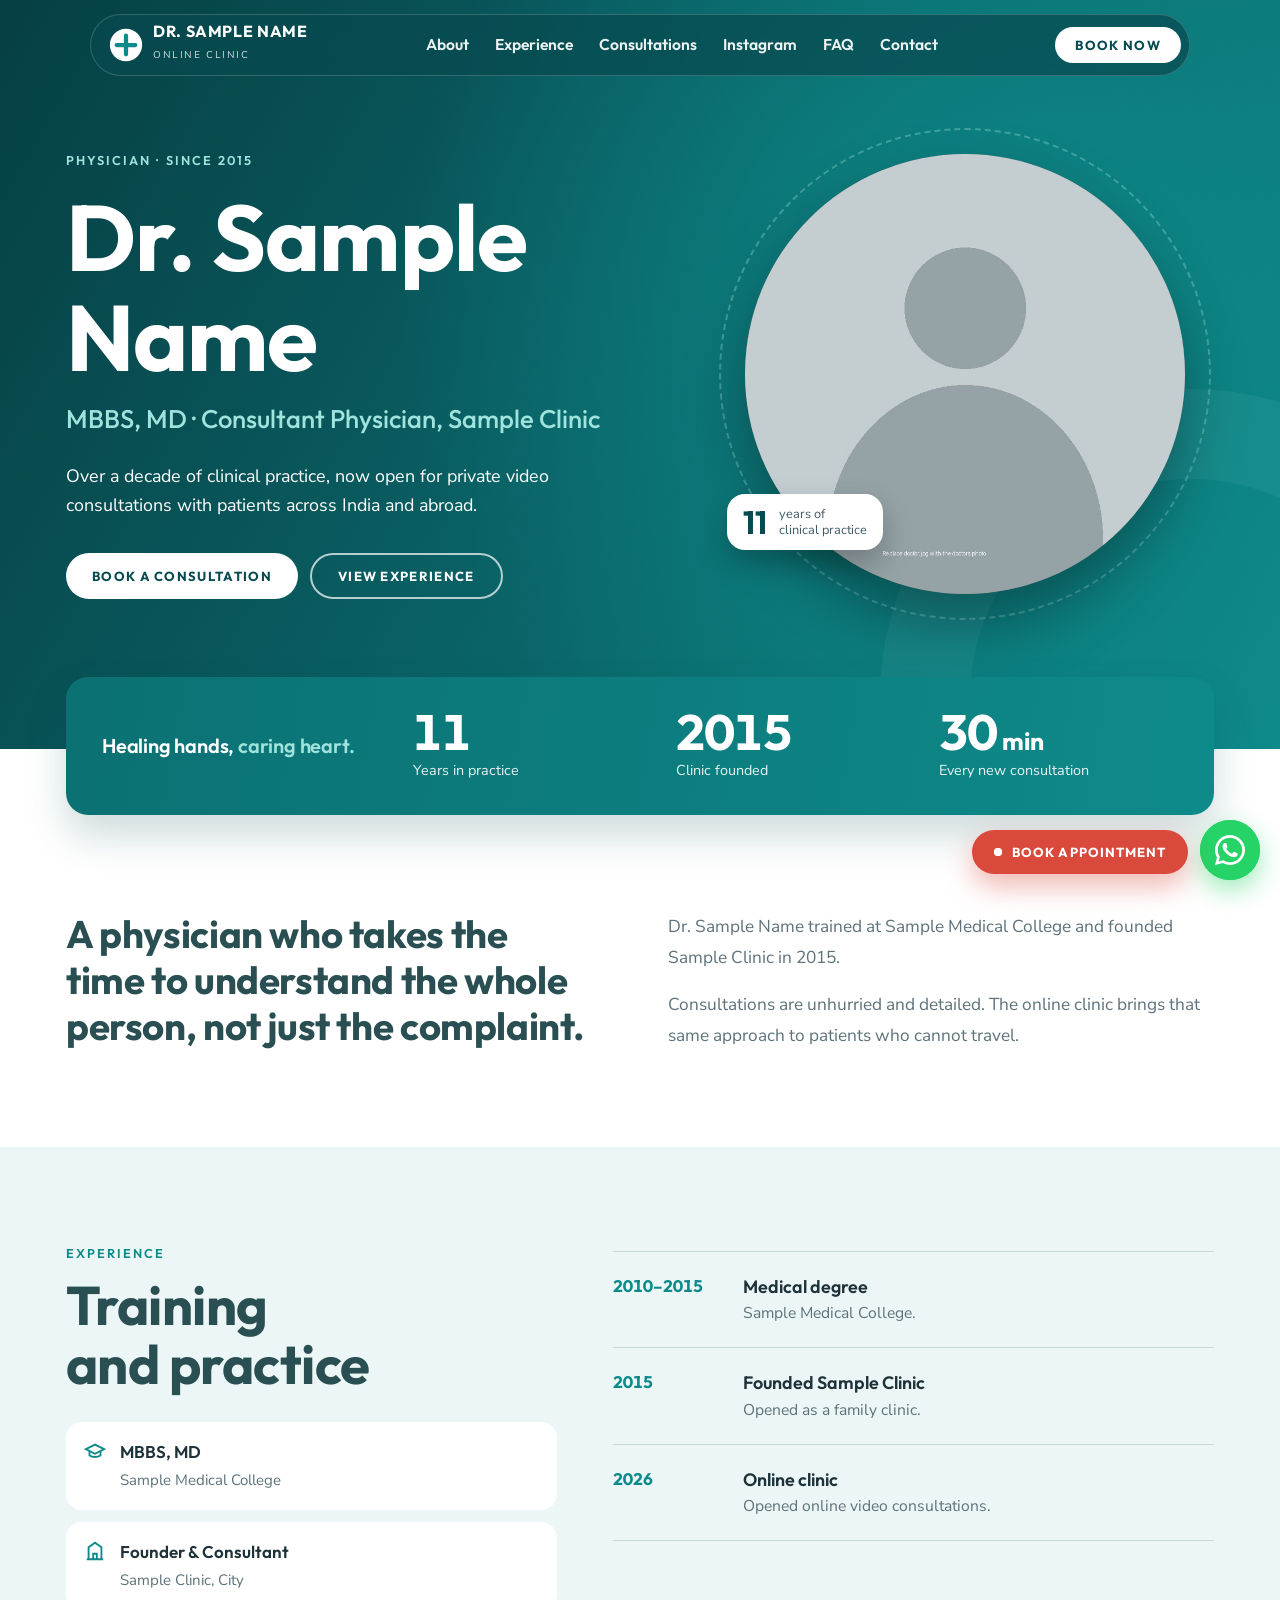
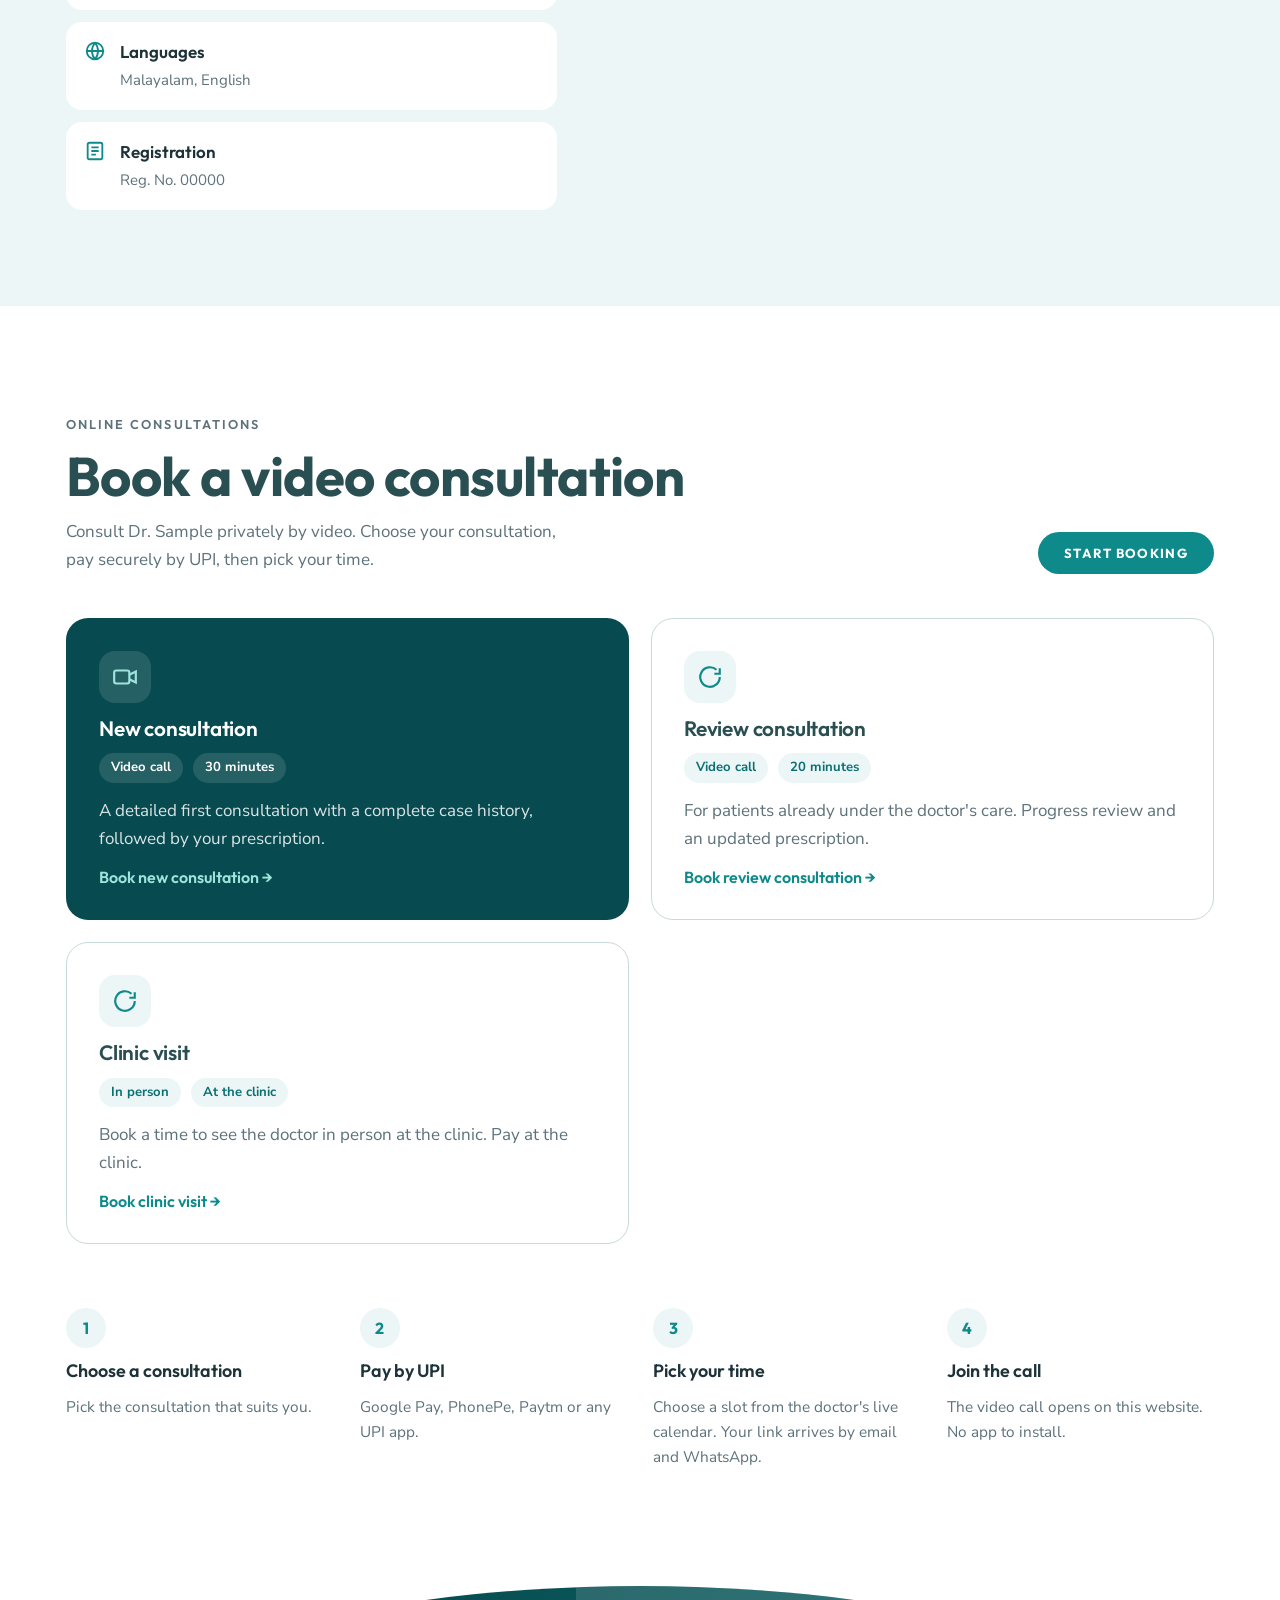
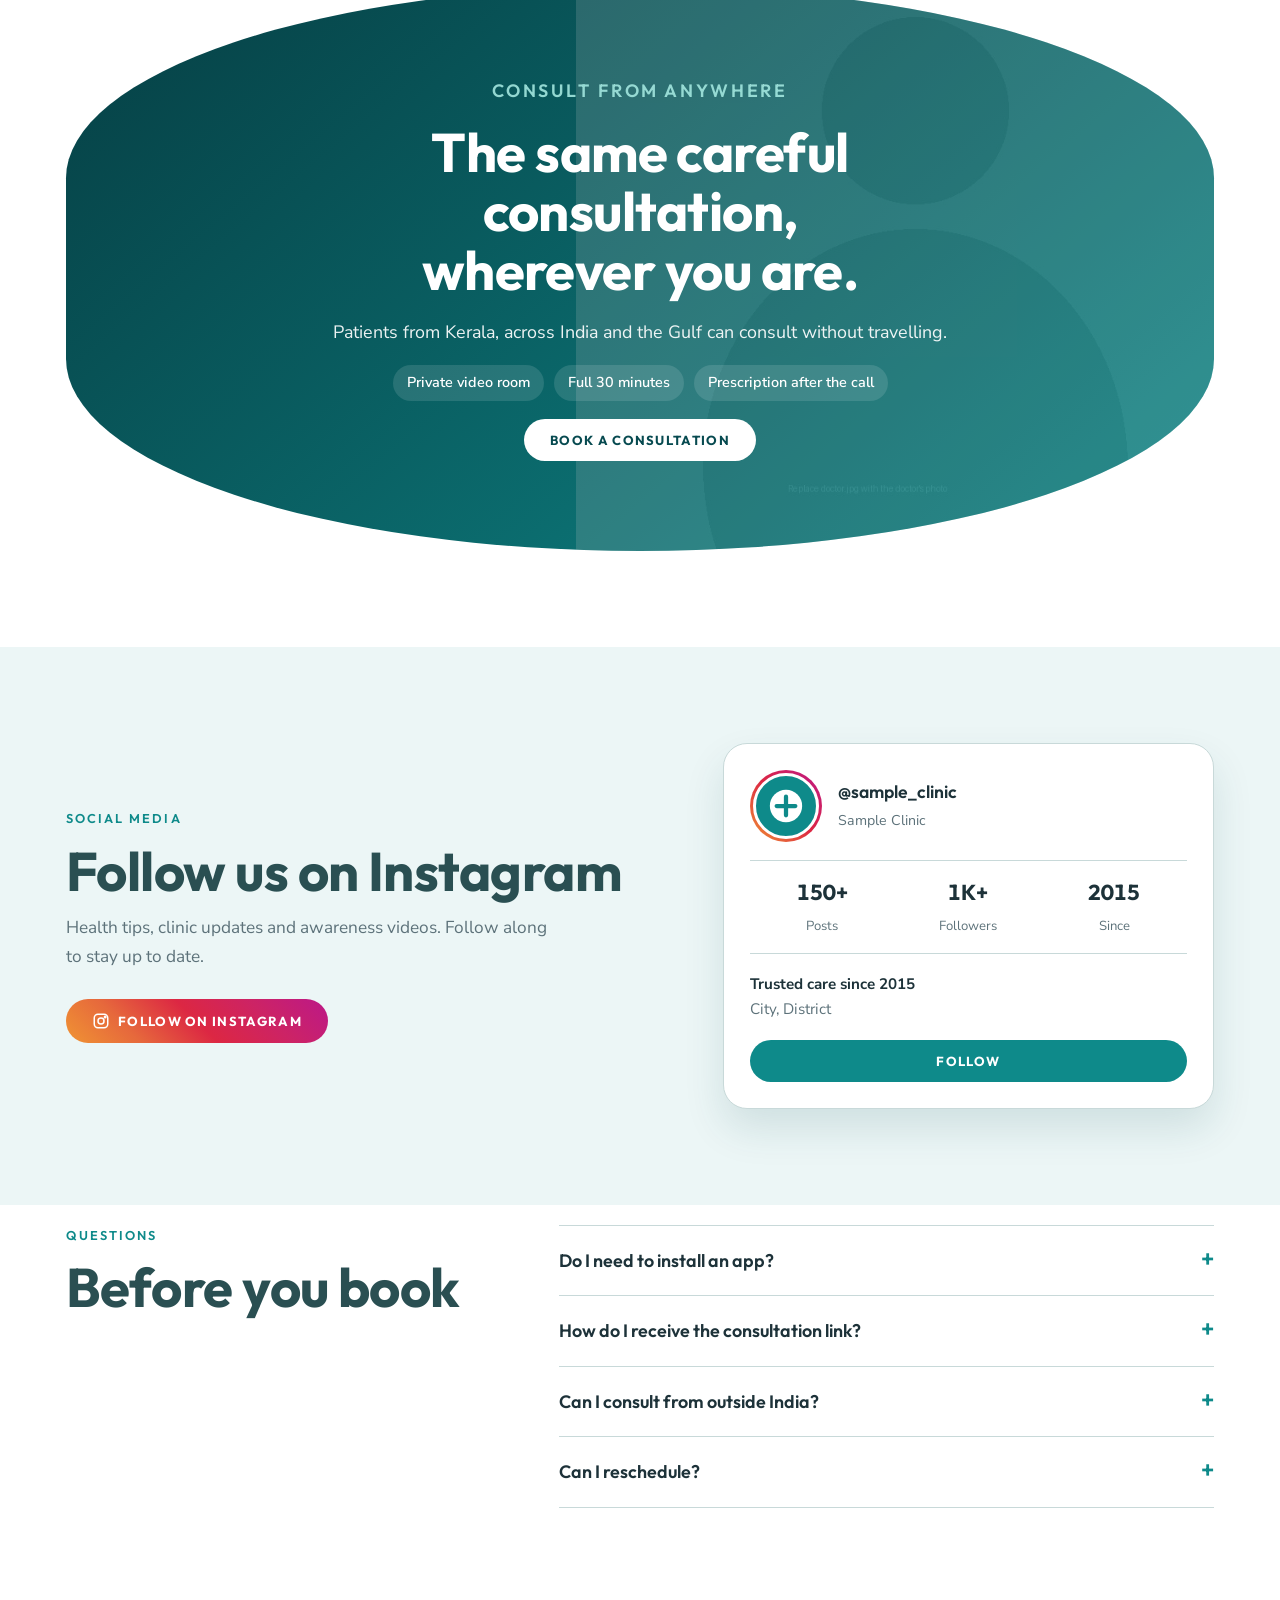
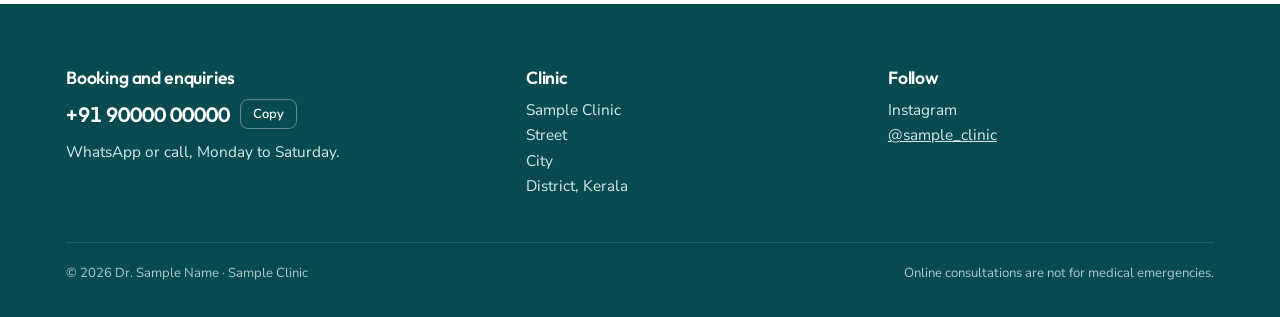
<file: index.html>
<!doctype html>
<html lang="en">
<head>
<meta charset="utf-8">
<meta name="viewport" content="width=device-width, initial-scale=1, viewport-fit=cover">
<!-- SEO: fill these at build time (Google reads them before the page script runs) -->
<title>Dr. Sample Name | Online Consultation · Sample Clinic, City</title>
<meta name="description" content="Book a private online video consultation with Dr. Sample Name, MBBS, MD, Consultant Physician at Sample Clinic, City. Choose a time, pay by UPI and consult from home.">
<link rel="canonical" href="https://DOMAIN/">
<meta name="robots" content="index,follow">
<meta property="og:type" content="website">
<meta property="og:title" content="Dr. Sample Name | Online Consultation">
<meta property="og:description" content="Book a private online video consultation with Dr. Sample Name.">
<meta property="og:url" content="https://DOMAIN/">
<meta property="og:image" content="https://DOMAIN/doctor.jpg">
<!-- <meta name="google-site-verification" content="..."> only if Search Console asks for the HTML tag method -->
<script type="application/ld+json">
{"@context":"https://schema.org","@type":"Physician","name":"Dr. Sample Name","medicalSpecialty":"Consultant Physician","url":"https://DOMAIN/","image":"https://DOMAIN/doctor.jpg","telephone":"+91 90000 00000","address":{"@type":"PostalAddress","addressLocality":"City","addressRegion":"Kerala","addressCountry":"IN"},"availableService":{"@type":"MedicalProcedure","name":"Online video consultation"}}
</script>
<style>:root{padding-top:env(safe-area-inset-top,0px);padding-bottom:env(safe-area-inset-bottom,0px)}body{margin:0}img{max-width:100%}[hidden]{display:none!important}</style>
<link rel="preconnect" href="https://fonts.googleapis.com">
<link rel="stylesheet" href="https://fonts.googleapis.com/css2?family=Outfit:wght@500;600;700;800&family=Nunito+Sans:opsz,wght@6..12,400;6..12,600;6..12,700&display=swap">
<link rel="stylesheet" href="style.css">
<link rel="manifest" href="manifest.webmanifest">
<link rel="icon" type="image/png" href="icons/icon-192.png">
<link rel="apple-touch-icon" href="icons/icon-192.png">
<!-- Doctor details live in config.js. Do not edit this file for a new doctor. -->
<script>document.write('<script src="config.js?v=' + Date.now() + '"><\/script>')</script><!-- always the newest settings -->
</head>
<body>
<div id="app"></div>
<div class="overlay" id="ov" hidden>
  <div class="sheet" role="dialog" aria-modal="true" aria-labelledby="sheet-title">
    <div class="sheet-top"><h3 id="sheet-title">Book a consultation</h3><button class="x" id="close" aria-label="Close">×</button></div>
    <div class="prog" aria-hidden="true"><i></i><i></i><i></i></div>
    <div id="stepbox"></div>
  </div>
</div>
<script src="qrcode.js"></script>
<script src="app.js"></script>
</body>
</html>
</file>
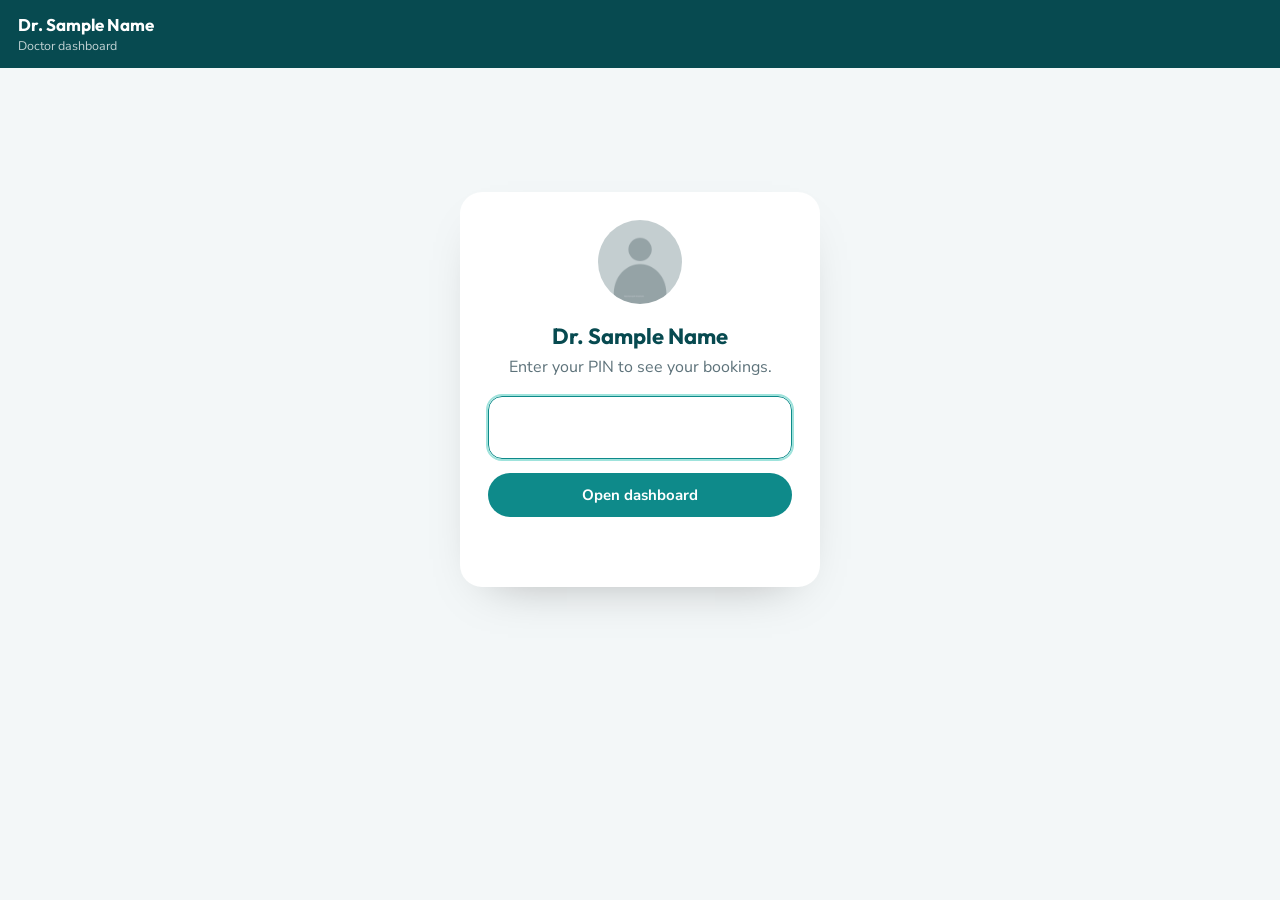
<file: doctor.html>
<!doctype html>
<html lang="en">
<head>
<meta charset="utf-8">
<meta name="viewport" content="width=device-width, initial-scale=1, viewport-fit=cover">
<meta name="robots" content="noindex">
<title>Doctor dashboard</title>
<link rel="manifest" href="manifest.webmanifest">
<link rel="icon" type="image/png" href="icons/icon-192.png">
<link rel="apple-touch-icon" href="icons/icon-192.png">
<link rel="preconnect" href="https://fonts.googleapis.com">
<link href="https://fonts.googleapis.com/css2?family=Outfit:wght@600;700&family=Nunito+Sans:wght@400;600;700&display=swap" rel="stylesheet">
<script>document.write('<script src="config.js?v=' + Date.now() + '"><\/script>')</script><!-- always the newest settings -->
<!-- Standard package: the doctor's private page. Details come from config.js; secrets stay in the Cloudflare helper. -->
<style>
  :root{--brand:#0e8a8a;--deep:#074a50;--accent:#d94a3d;--light:#9fe3dc;--bg:#f3f7f8;--card:#fff;--fg:#1d3239;--muted:#5d727a;--line:#e1eaec;--ok:#1e8e3e}
  *{box-sizing:border-box;margin:0;padding:0}
  body{font-family:"Nunito Sans",system-ui,sans-serif;background:var(--bg);color:var(--fg);min-height:100dvh;padding-bottom:env(safe-area-inset-bottom)}
  button{font:inherit;cursor:pointer}
  header{background:var(--deep);color:#fff;padding:calc(14px + env(safe-area-inset-top)) 18px 14px;display:flex;align-items:center;justify-content:space-between;gap:12px;position:sticky;top:0;z-index:5}
  header b{font:700 17px Outfit}header small{display:block;opacity:.75;font-size:12.5px}
  .hbtn{background:rgba(255,255,255,.14);color:#fff;border:0;border-radius:999px;padding:8px 14px;font-weight:700;font-size:13.5px}
  main{max-width:760px;margin:0 auto;padding:16px}
  .login{max-width:360px;margin:12vh auto 0;background:var(--card);border-radius:22px;padding:28px;text-align:center;box-shadow:0 20px 50px -30px rgba(0,0,0,.35)}
  .login img{width:84px;height:84px;border-radius:50%;object-fit:cover;object-position:center 20%;margin-bottom:12px}
  .login h1{font:700 22px Outfit;color:var(--deep)}
  .login p{color:var(--muted);margin:6px 0 18px}
  .pin{width:100%;font:700 26px Outfit;letter-spacing:.4em;text-align:center;padding:14px;border:1.5px solid var(--line);border-radius:14px;margin-bottom:14px}
  .pin:focus{outline:2px solid var(--light);border-color:var(--brand)}
  .btn{display:inline-flex;align-items:center;justify-content:center;gap:8px;border:0;border-radius:999px;padding:12px 20px;font-weight:700;font-size:15px;background:var(--brand);color:#fff;text-decoration:none}
  .btn.full{width:100%}.btn.ghost{background:transparent;color:var(--deep);border:1.5px solid var(--line)}
  .btn.ok{background:var(--ok)}.btn.no{background:#fff;color:#b3261e;border:1.5px solid #f1c9c6}
  .btn.wa{background:#25d366}
  .btn:disabled{opacity:.55;cursor:wait}
  .err{color:#b3261e;min-height:1.3em;margin-top:10px;font-size:14px}
  .tabs{display:flex;gap:8px;margin:4px 0 14px}
  .tab{flex:1;border:0;background:var(--card);border-radius:14px;padding:12px;font-weight:700;color:var(--muted);border:1.5px solid var(--line)}
  .tab[aria-selected=true]{background:var(--deep);color:#fff;border-color:var(--deep)}
  .tab .n{display:inline-grid;place-items:center;min-width:22px;height:22px;border-radius:11px;background:var(--accent);color:#fff;font-size:12px;margin-left:6px;padding:0 6px}
  .tab[aria-selected=true] .n{background:#fff;color:var(--deep)}
  .card{background:var(--card);border-radius:18px;padding:16px;margin-bottom:12px;border:1px solid var(--line)}
  .card .top{display:flex;justify-content:space-between;gap:10px;align-items:flex-start}
  .card h3{font:700 17px Outfit;color:var(--deep)}
  .when{font-weight:700;text-align:right;white-space:nowrap}.when small{display:block;font-weight:600;color:var(--muted)}
  .meta{color:var(--muted);font-size:14px;margin-top:6px;display:grid;gap:3px}
  .meta a{color:var(--brand);font-weight:700;text-decoration:none}
  .upi{display:inline-block;background:#eef8f1;color:var(--ok);font-weight:700;border-radius:8px;padding:2px 8px;font-size:13px}
  .acts{display:flex;gap:8px;flex-wrap:wrap;margin-top:12px}.acts .btn{flex:1;min-width:120px}
  .empty{text-align:center;color:var(--muted);padding:40px 10px}
  .bar{display:flex;gap:8px;align-items:center;justify-content:space-between;margin-bottom:12px;flex-wrap:wrap}
  .note{font-size:13px;color:var(--muted)}
  .notify{background:#fff8e6;border:1px solid #f3dfa8;border-radius:14px;padding:12px 14px;display:flex;gap:10px;align-items:center;justify-content:space-between;margin-bottom:12px;font-size:14px}
  .today{border-left:4px solid var(--accent)}
  .toast{position:fixed;left:50%;bottom:calc(20px + env(safe-area-inset-bottom));transform:translateX(-50%);background:var(--deep);color:#fff;padding:12px 18px;border-radius:999px;font-weight:700;box-shadow:0 10px 30px -10px rgba(0,0,0,.4);opacity:0;transition:opacity .2s;pointer-events:none}
  .toast.on{opacity:1}
  dialog{border:0;border-radius:20px;padding:22px;max-width:380px;width:calc(100% - 32px)}
  dialog::backdrop{background:rgba(0,0,0,.4)}
  dialog h3{font:700 19px Outfit;color:var(--deep);margin-bottom:8px}
  dialog textarea{width:100%;min-height:80px;border:1.5px solid var(--line);border-radius:12px;padding:10px;font:inherit;margin:10px 0}
  .tt h3{font:700 16px Outfit,system-ui,sans-serif;color:var(--deep);margin:4px 0 10px}
  .dayrow{display:grid;grid-template-columns:minmax(0,1fr);gap:6px;align-items:start;padding:10px 0;border-top:1px solid var(--line)}
  .dayrow:first-of-type{border-top:0}
  .dayrow b{font-size:14px}
  .wins{display:grid;gap:6px}
  .win{display:flex;gap:6px;align-items:center;flex-wrap:nowrap}
  .win input[type=time]{flex:1 1 0;min-width:0;width:auto;font-size:14px;padding:7px 4px}
  .win span{flex:none;font-size:13px;color:var(--muted)}
  .win .x{flex:none}
  .win input[type=time],.tt input[type=date],.tt input[type=number],.tt input[type=text]{font:inherit;border:1.5px solid var(--line);border-radius:10px;padding:7px 8px;background:#fff}
  .tt input[type=number]{width:80px}
  .x{border:0;background:#fdeceb;color:#b3261e;border-radius:10px;padding:7px 10px;font-weight:700}
  .add{border:1.5px dashed var(--line);background:#fff;color:var(--deep);border-radius:10px;padding:6px 10px;font-weight:700;justify-self:start}
  .closed{color:var(--muted);font-size:14px;padding-top:8px}
  .grid2{display:grid;grid-template-columns:1fr 1fr;gap:10px}
  .grid2 label{font-size:13.5px;color:var(--muted);display:grid;gap:4px}
  .leave{display:flex;gap:8px;align-items:center;justify-content:space-between;padding:8px 0;border-top:1px solid var(--line)}
  .save{position:sticky;bottom:calc(10px + env(safe-area-inset-bottom));box-shadow:0 10px 30px -12px rgba(0,0,0,.4)}
</style>
</head>
<body>
<header><div><b id="dn"></b><small>Doctor dashboard</small></div><div id="hdrBtns" hidden><button class="hbtn" id="refresh">Refresh</button> <button class="hbtn" id="logout">Log out</button></div></header>
<main id="main"></main>
<dialog id="dlg"><h3>Decline this booking?</h3><p class="note">The patient gets an email that the booking was declined. If they already paid, refund them by UPI.</p><textarea id="reason">The doctor is not available at this time. Please book another slot.</textarea><div class="acts"><button class="btn ghost" id="dNo">Keep it</button><button class="btn no" id="dYes">Decline</button></div></dialog>
<div class="toast" id="toast"></div>
<script>
(function(){
const S = window.SITE;
const DOCS = (S.doctors && S.doctors.length) ? S.doctors : null;   // several doctors: each logs in with their own PIN
const meStore = { get(){ try { return JSON.parse(localStorage.getItem("docMe") || "null"); } catch(e){ return null; } }, set(v){ try { v ? localStorage.setItem("docMe", JSON.stringify(v)) : localStorage.removeItem("docMe"); } catch(e){} } };
let me = meStore.get();
const D = { name: S.doctor.name, photo: S.doctor.photo };
function applyMe() {
  const cfg = DOCS && me ? DOCS.find(d => d.id === me.id) : null;
  D.name = (cfg && cfg.name) || (me && me.name && DOCS ? me.name : S.doctor.name);
  D.photo = (cfg && cfg.photo) || S.doctor.photo;
  $("dn").textContent = D.name; document.title = "Dashboard · " + D.name;
}
const API = ((S.helper && S.helper.url) || "").replace(/\/$/, "");
const $ = id => document.getElementById(id);
const esc = s => String(s ?? "").replace(/[&<>"]/g, c => ({ "&":"&amp;","<":"&lt;",">":"&gt;",'"':"&quot;" }[c]));
const r = document.documentElement.style;
r.setProperty("--brand", S.theme.brand); r.setProperty("--deep", S.theme.brandDeep); r.setProperty("--accent", S.theme.accent); r.setProperty("--light", S.theme.light);
applyMe();
if ("serviceWorker" in navigator) navigator.serviceWorker.register("sw.js").catch(() => {});

const store = { get(){ try { return localStorage.getItem("docToken") || ""; } catch(e){ return ""; } }, set(v){ try { v ? localStorage.setItem("docToken", v) : localStorage.removeItem("docToken"); } catch(e){} } };
let token = store.get(), data = { pending: [], upcoming: [] }, tab = "pending", timer = null;

function toast(t){ const el = $("toast"); el.textContent = t; el.classList.add("on"); clearTimeout(el._t); el._t = setTimeout(() => el.classList.remove("on"), 2600); }
async function api(path, opts = {}) {
  if (!API) throw new Error("The dashboard is not connected yet (helper URL missing in config.js).");
  const res = await fetch(API + path, { ...opts, headers: { "Content-Type": "application/json", ...(token ? { Authorization: "Bearer " + token } : {}) } });
  const d = await res.json().catch(() => ({}));
  if (res.status === 401 && path !== "/login") { logout(); throw new Error("Please log in again."); }
  if (!res.ok) throw new Error(d.error || "Something went wrong.");
  return d;
}

/* ---------- login ---------- */
function showLogin(msg) {
  $("hdrBtns").hidden = true;
  const many = !!DOCS && !me;
  $("main").innerHTML = `<form class="login" id="lf">${many ? "" : `<img src="${esc(D.photo)}" alt="">`}<h1>${esc(many ? (S.contact.clinicName || "Doctor login") : D.name)}</h1><p>${many ? "Doctors: enter your own PIN to see your bookings." : "Enter your PIN to see your bookings."}</p>
    <input class="pin" id="pin" type="password" inputmode="numeric" autocomplete="current-password" maxlength="8" aria-label="PIN" required>
    <button class="btn full" id="lb">Open dashboard</button><p class="err" id="le">${esc(msg || "")}</p></form>`;
  $("pin").focus();
  $("lf").onsubmit = async e => {
    e.preventDefault(); const b = $("lb"); b.disabled = true; $("le").textContent = "";
    try { const d = await api("/login", { method: "POST", body: JSON.stringify({ pin: $("pin").value.trim() }) }); token = d.token; store.set(token); me = d.doctor || null; meStore.set(me); applyMe(); if (new URLSearchParams(location.search).get("next") === "room") return openRoom(); start(); }
    catch (er) { $("le").textContent = er.message; b.disabled = false; $("pin").select(); }
  };
}
function logout(){ token = ""; store.set(""); me = null; meStore.set(null); applyMe(); clearInterval(timer); showLogin(); }
$("logout").onclick = logout;
$("refresh").onclick = () => load(true);

/* ---------- dashboard ---------- */
const TZ = "Asia/Kolkata";
const ALLTYPES = (S.consultations.types || []).concat(...(DOCS || []).map(d => d.consultations || []));
const typeName = t => { const m = ALLTYPES.find(x => x.calSlug === t || x.name === t); return m ? m.name : String(t).replace(/-/g, " ").replace(/^./, c => c.toUpperCase()); };
const day = d => new Date(d).toLocaleDateString("en-IN", { timeZone: TZ, weekday: "short", day: "numeric", month: "short" });
const time = d => new Date(d).toLocaleTimeString("en-IN", { timeZone: TZ, hour: "numeric", minute: "2-digit" });
const isToday = d => day(d) === day(Date.now());
const upiRef = n => (String(n).match(/UPI ref:\s*(\d{12})/i) || [])[1] || "";
const phoneDigits = p => String(p).replace(/\D/g, "");

function start(){ $("hdrBtns").hidden = false; load(); clearInterval(timer); timer = setInterval(() => document.visibilityState === "visible" && load(), 60000); }
async function load(manual) {
  try { data = await api("/bookings"); render(); if (manual) toast("Up to date"); }
  catch (e) { if (token) { $("main").innerHTML = `<div class="empty">${esc(e.message)}<br><br><button class="btn" onclick="location.reload()">Try again</button></div>`; } }
}
function render() {
  const p = data.pending.length, u = data.upcoming.length;
  const canNotify = "Notification" in window && "serviceWorker" in navigator && "PushManager" in window;
  const notifyBox = canNotify && Notification.permission !== "granted"
    ? `<div class="notify"><span>Get a notification on this phone when a patient books.</span><button class="btn" id="nb">Turn on</button></div>`
    : (!canNotify && /iphone|ipad/i.test(navigator.userAgent) ? `<div class="notify"><span>On iPhone, add this page to your Home Screen (Share → Add to Home Screen) to get booking notifications.</span></div>` : "");
  const list = tab === "pending" ? data.pending : data.upcoming;
  $("main").innerHTML = `${notifyBox}
    <div class="tabs" role="tablist">
      <button class="tab" role="tab" data-t="pending" aria-selected="${tab === "pending"}">Requests${p ? `<span class="n">${p}</span>` : ""}</button>
      <button class="tab" role="tab" data-t="upcoming" aria-selected="${tab === "upcoming"}">Upcoming${u ? `<span class="n">${u}</span>` : ""}</button>
      ${data.own ? `<button class="tab" role="tab" data-t="timetable" aria-selected="${tab === "timetable"}">Timetable</button>` : ""}
    </div>
    ${tab === "timetable" ? `<div id="tt" class="tt"><div class="empty">Loading timetable…</div></div>` : list.length ? list.map(card).join("") : `<div class="empty">${tab === "pending" ? "No new requests. You'll be notified when a patient books." : "No upcoming consultations."}</div>`}
    <p class="note" style="text-align:center;margin-top:10px">Times are in India time (IST). Updates every minute.</p>`;
  document.querySelectorAll("[data-t]").forEach(b => b.onclick = () => { tab = b.dataset.t; render(); });
  document.querySelectorAll("[data-ok]").forEach(b => b.onclick = () => confirmB(b));
  document.querySelectorAll("[data-no]").forEach(b => b.onclick = () => declineB(b.dataset.no));
  document.querySelectorAll("[data-call]").forEach(b => b.onclick = () => startCall(b));
  document.querySelectorAll("[data-cx]").forEach(b => b.onclick = () => declineB(b.dataset.cx, true));
  if ($("nb")) $("nb").onclick = enablePush;
  if (tab === "timetable") loadTT();
}
function card(b) {
  const ref = b.utr || upiRef(b.notes), ph = phoneDigits(b.phone);
  const other = b.notes.replace(/UPI ref:\s*\d{12}\s*(\(₹?\d+\))?/i, "").trim();
  const pend = tab === "pending";
  const base = location.origin + location.pathname.replace(/doctor\.html$/, "");
  const link = (data.own && b.t) ? `${base}room.html?${me && me.id && me.id !== "main" ? "d=" + encodeURIComponent(me.id) + "&" : ""}b=${encodeURIComponent(b.uid)}&t=${encodeURIComponent(b.t)}` : `${base}consult.html${roomQ()}`;
  const msg = `Hello ${b.name}, your consultation with ${D.name} is confirmed for ${day(b.start)} at ${time(b.start)} IST. Join here at that time: ${link}`;
  return `<div class="card${!pend && isToday(b.start) ? " today" : ""}">
    <div class="top"><div><h3>${esc(b.name)}</h3><div class="meta"><span>${esc(typeName(b.title))}</span></div></div>
      <div class="when">${isToday(b.start) ? "Today" : esc(day(b.start))}<small>${esc(time(b.start))}</small></div></div>
    <div class="meta">
      ${ph ? `<span>WhatsApp: <a href="https://wa.me/${ph}" target="_blank" rel="noopener">${esc(b.phone)}</a></span>` : ""}
      ${ref ? `<span>Paid by UPI · <span class="upi">Ref ${esc(ref)}</span></span>` : (pend ? `<span>No UPI reference entered. Check your UPI app.</span>` : "")}
      ${other ? `<span>Note: ${esc(other)}</span>` : ""}
    </div>
    <div class="acts">${pend
      ? `<button class="btn no" data-no="${esc(b.uid)}">Decline</button><button class="btn ok" data-ok="${esc(b.uid)}" data-name="${esc(b.name)}">Confirm</button>`
      : `${ph ? `<a class="btn wa" href="https://wa.me/${ph}?text=${encodeURIComponent(msg)}" target="_blank" rel="noopener">Send link</a>` : ""}<button class="btn" data-call="1" data-uid="${esc(b.uid)}">Start call</button>${data.own ? `<button class="btn no" data-cx="${esc(b.uid)}">Cancel</button>` : ""}`}</div>
  </div>`;
}
async function confirmB(btn) {
  btn.disabled = true;
  try { await api("/confirm", { method: "POST", body: JSON.stringify({ uid: btn.dataset.ok }) }); toast(data.own && !data.emails ? `Confirmed. Tap "Send link" to tell ${btn.dataset.name} on WhatsApp.` : `Confirmed. ${btn.dataset.name} gets an email.`); tab = data.own && !data.emails ? "upcoming" : tab; await load(); }
  catch (e) { toast(e.message); btn.disabled = false; }
}
function declineB(uid, cancel) {
  const dlg = $("dlg"); const b = [...data.pending, ...data.upcoming].find(x => x.uid === uid) || {};
  dlg.querySelector("h3").textContent = cancel ? "Cancel this consultation?" : "Decline this booking?";
  dlg.querySelector(".note").textContent = data.own && !data.emails ? "After this, WhatsApp opens so you can tell the patient. If they already paid, refund them by UPI." : "The patient gets an email. If they already paid, refund them by UPI.";
  $("dYes").textContent = cancel ? "Cancel consultation" : "Decline";
  dlg.showModal();
  $("dNo").onclick = () => dlg.close();
  $("dYes").onclick = async () => {
    $("dYes").disabled = true;
    try {
      const reason = $("reason").value;
      await api(cancel ? "/cancel-booking" : "/decline", { method: "POST", body: JSON.stringify({ uid, reason }) }); dlg.close();
      const ph = phoneDigits(b.phone || "");
      if (data.own && !data.emails && ph) window.open(`https://wa.me/${ph}?text=${encodeURIComponent(`Hello ${b.name}, sorry — your ${cancel ? "consultation" : "booking request"} with ${D.name} on ${day(b.start)} at ${time(b.start)} IST is ${cancel ? "cancelled" : "not possible"}. ${reason} You can book another time at ${location.origin}${location.pathname.replace(/doctor\.html$/, "")}`)}`, "_blank");
      toast(cancel ? "Cancelled." : "Declined."); await load();
    }
    catch (e) { toast(e.message); }
    $("dYes").disabled = false;
  };
}
const roomQ = () => (DOCS && me && me.id && me.id !== "main") ? "?d=" + encodeURIComponent(me.id) : "";
async function openRoom() {
  $("main").innerHTML = `<div class="empty">Opening the consultation room…</div>`;
  try { const d = await api("/host-token", { method: "POST" }); location.href = "consult.html" + (roomQ() ? roomQ() + "&" : "?") + "host=" + encodeURIComponent(d.token); }
  catch (e) { $("main").innerHTML = `<div class="empty">${esc(e.message)}</div>`; }
}
async function startCall(btn) {
  if (data.own && btn.dataset.uid) {   // own video room: the doctor joins this booking's room
    try { sessionStorage.setItem("dcbHost", token); } catch (e) {}
    location.href = `room.html?${me && me.id && me.id !== "main" ? "d=" + encodeURIComponent(me.id) + "&" : ""}b=${encodeURIComponent(btn.dataset.uid)}&host=1`;
    return;
  }
  btn.disabled = true; btn.textContent = "Opening…";
  try { const d = await api("/host-token", { method: "POST" }); location.href = "consult.html" + (roomQ() ? roomQ() + "&" : "?") + "host=" + encodeURIComponent(d.token); }
  catch (e) { toast(e.message); btn.disabled = false; btn.textContent = "Start call"; }
}

/* ---------- timetable (own calendar) ---------- */
const DAYS = [["1","Mon"],["2","Tue"],["3","Wed"],["4","Thu"],["5","Fri"],["6","Sat"],["0","Sun"]];
let sched = null;
async function loadTT() {
  try { if (!sched) sched = (await api("/schedule")).schedule; drawTT(); }
  catch (e) { $("tt").innerHTML = `<div class="empty">${esc(e.message)}</div>`; }
}
function drawTT() {
  const s = sched, wk = s.week || {};
  const today = new Date().toLocaleDateString("en-CA", { timeZone: TZ });
  const leave = (s.leave || []).filter(l => (l.to || l.from) >= today);
  const thisMonth = today.slice(0, 7), lastMonth = (() => { const d = new Date(today + "T12:00:00Z"); d.setUTCMonth(d.getUTCMonth() - 1); return d.toISOString().slice(0, 7); })();
  $("tt").innerHTML = `
    <div class="card"><h3>Working hours</h3>
      ${DAYS.map(([k, n]) => `<div class="dayrow"><b>${n}</b><div class="wins">
        ${(wk[k] || []).map((w, i) => `<div class="win"><input type="time" value="${w[0]}" data-d="${k}" data-i="${i}" data-e="0" aria-label="${n} from"><span>to</span><input type="time" value="${w[1]}" data-d="${k}" data-i="${i}" data-e="1" aria-label="${n} until"><button class="x" data-del="${k}:${i}" aria-label="Remove">✕</button></div>`).join("") || `<span class="closed">Closed</span>`}
        <button class="add" data-add="${k}">+ Add hours</button></div></div>`).join("")}
    </div>
    <div class="card"><h3>Booking rules</h3><div class="grid2">
      <label>Gap between patients (min)<input type="number" min="0" max="120" id="gap" value="${s.gap ?? 10}"></label>
      <label>Earliest booking (hours from now)<input type="number" min="0" max="168" id="notice" value="${s.notice ?? 3}"></label>
      <label>Book up to (days ahead)<input type="number" min="1" max="180" id="ahead" value="${s.ahead ?? 30}"></label>
      <label>Max patients a day (0 = no limit)<input type="number" min="0" max="200" id="maxPerDay" value="${s.maxPerDay ?? 0}"></label>
    </div></div>
    <div class="card"><h3>Leave / days off</h3>
      ${leave.length ? leave.map(l => `<div class="leave"><span><b>${esc(l.from === l.to ? fmtD(l.from) : fmtD(l.from) + " – " + fmtD(l.to))}</b>${l.note ? " · " + esc(l.note) : ""}</span><button class="x" data-lv="${esc(l.from)}|${esc(l.to)}">✕</button></div>`).join("") : `<p class="note">No leave added.</p>`}
      <div class="grid2" style="margin-top:10px"><label>From<input type="date" id="lf" min="${today}"></label><label>To (optional)<input type="date" id="lt" min="${today}"></label></div>
      <label class="note" style="display:grid;gap:4px;margin-top:8px">Note (only you see it)<input type="text" id="ln" maxlength="80" placeholder="e.g. Conference"></label>
      <button class="btn ghost" id="addLeave" style="margin-top:10px">Add leave</button>
      <p class="note" style="margin-top:8px">Bookings already made on these days stay — cancel them from Upcoming if needed.</p>
    </div>
    <div class="card"><h3>Download bookings</h3><p class="note">A list of your patients' bookings for the month (opens in Excel). Keep it as your record — old bookings are removed from DotCom automatically after a year.</p>
      <div class="acts"><button class="btn ghost" data-exp="${lastMonth}">${monthName(lastMonth)}</button><button class="btn ghost" data-exp="${thisMonth}">${monthName(thisMonth)}</button></div></div>
    <button class="btn full save" id="saveTT">Save timetable</button>`;
  const tt = $("tt");
  tt.querySelectorAll("input[type=time]").forEach(i => i.onchange = () => { wk[i.dataset.d][+i.dataset.i][+i.dataset.e] = i.value; });
  tt.querySelectorAll("[data-del]").forEach(b => b.onclick = () => { const [d, i] = b.dataset.del.split(":"); wk[d].splice(+i, 1); drawTT(); });
  tt.querySelectorAll("[data-add]").forEach(b => b.onclick = () => { const d = b.dataset.add; (wk[d] = wk[d] || []).push((wk[d] || []).length ? ["17:00", "20:00"] : ["10:00", "13:00"]); drawTT(); });
  tt.querySelectorAll("[data-lv]").forEach(b => b.onclick = () => { const [f, t] = b.dataset.lv.split("|"); s.leave = (s.leave || []).filter(l => !(l.from === f && (l.to || l.from) === t)); drawTT(); });
  tt.querySelectorAll("[data-exp]").forEach(b => b.onclick = () => exportMonth(b.dataset.exp, b));
  $("addLeave").onclick = () => {
    const f = $("lf").value, t = $("lt").value || f;
    if (!f) return toast("Choose the first day of leave.");
    if (t < f) return toast("The last day can't be before the first.");
    (s.leave = s.leave || []).push({ from: f, to: t, note: $("ln").value.trim() }); drawTT(); toast("Added — tap Save timetable.");
  };
  $("saveTT").onclick = async () => {
    for (const [k, n] of DAYS) for (const w of wk[k] || []) if (!w[0] || !w[1] || w[0] >= w[1]) return toast(`${n}: the end time must be after the start time.`);
    const btn = $("saveTT"); btn.disabled = true; btn.textContent = "Saving…";
    try {
      const body = { week: wk, leave: s.leave || [], gap: +$("gap").value, notice: +$("notice").value, ahead: +$("ahead").value, maxPerDay: +$("maxPerDay").value };
      sched = (await api("/schedule", { method: "POST", body: JSON.stringify({ schedule: body }) })).schedule; drawTT(); toast("Timetable saved. Patients see the new times now.");
    } catch (e) { toast(e.message); btn.disabled = false; btn.textContent = "Save timetable"; }
  };
}
const fmtD = d => new Date(d + "T12:00:00Z").toLocaleDateString("en-IN", { day: "numeric", month: "short", year: "numeric" });
const monthName = m => new Date(m + "-15T12:00:00Z").toLocaleDateString("en-IN", { month: "long", year: "numeric" });
async function exportMonth(m, btn) {
  btn.disabled = true;
  try {
    const res = await fetch(API + "/export?month=" + m, { headers: { Authorization: "Bearer " + token } });
    if (!res.ok) throw new Error((await res.json().catch(() => ({}))).error || "Could not download.");
    const url = URL.createObjectURL(await res.blob()); const a = document.createElement("a");
    a.href = url; a.download = `${D.name.replace(/[^\w]+/g, "-")}-bookings-${m}.csv`; document.body.appendChild(a); a.click(); a.remove(); setTimeout(() => URL.revokeObjectURL(url), 5000);
  } catch (e) { toast(e.message); }
  btn.disabled = false;
}

/* ---------- phone notifications ---------- */
const keyBytes = b => { b = b.replace(/-/g, "+").replace(/_/g, "/"); while (b.length % 4) b += "="; return Uint8Array.from(atob(b), c => c.charCodeAt(0)); };
async function enablePush() {
  try {
    const perm = await Notification.requestPermission();
    if (perm !== "granted") { toast("Notifications are blocked. Allow them in your browser settings."); return; }
    const reg = await navigator.serviceWorker.ready;
    const { key } = await api("/vapid");
    if (!key) throw new Error("Notifications are not set up yet.");
    let sub = await reg.pushManager.getSubscription();
    if (!sub) sub = await reg.pushManager.subscribe({ userVisibleOnly: true, applicationServerKey: keyBytes(key) });
    await api("/subscribe", { method: "POST", body: JSON.stringify({ subscription: sub.toJSON() }) });
    toast("Notifications are on for this phone."); render();
  } catch (e) { toast(e.message || "Could not turn on notifications."); }
}

token ? (new URLSearchParams(location.search).get("next") === "room" ? openRoom() : start()) : showLogin();
})();
</script>
</body>
</html>
</file>
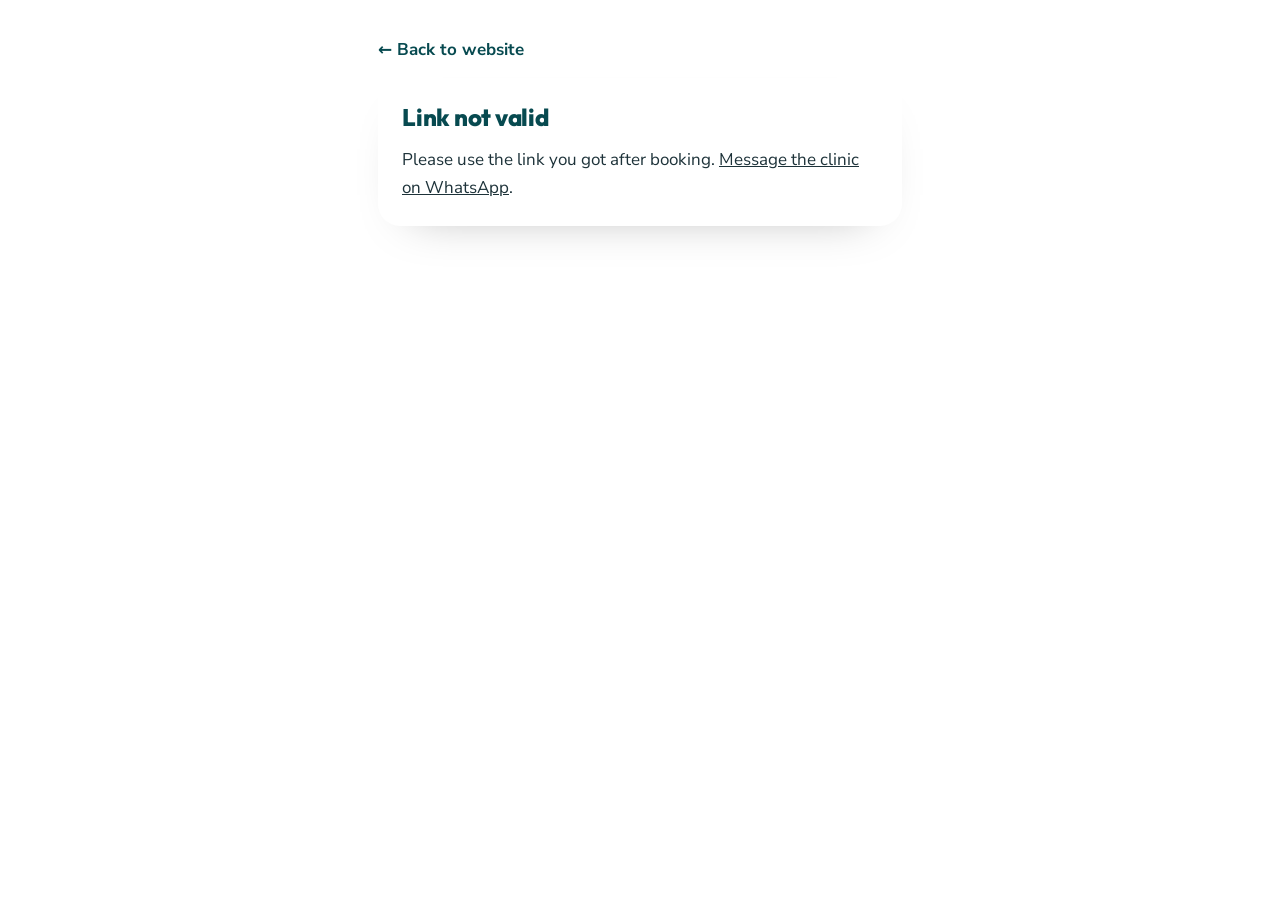
<file: manage.html>
<!doctype html>
<html lang="en">
<head>
<meta charset="utf-8">
<meta name="viewport" content="width=device-width, initial-scale=1">
<meta name="robots" content="noindex,nofollow">
<title>Your appointment</title>
<link rel="preconnect" href="https://fonts.googleapis.com">
<link rel="stylesheet" href="https://fonts.googleapis.com/css2?family=Outfit:wght@500;600;700;800&family=Nunito+Sans:opsz,wght@6..12,400;6..12,600;6..12,700&display=swap">
<link rel="stylesheet" href="style.css">
<script>document.write('<script src="config.js?v=' + Date.now() + '"><\/script>')</script>
<!-- Patient's own "change or cancel" page (DotCom's own calendar). The link carries a signed token; no login. -->
<style>
  body{background:var(--bg);min-height:100vh}
  .mg{max-width:560px;margin:0 auto;padding:28px 18px 60px}
  .mg-card{background:#fff;border-radius:22px;padding:24px;display:grid;gap:14px;box-shadow:0 20px 50px -34px rgba(0,0,0,.35)}
  .mg h1{font:800 1.5rem var(--display);color:var(--brand-deep)}
  .mg .home{display:inline-block;margin-bottom:14px;color:var(--brand-deep);font-weight:700;text-decoration:none}
  .row{display:flex;gap:10px;flex-wrap:wrap}.row .btn{flex:1;min-width:150px}
  .btn-ghost{background:transparent;color:var(--brand-deep);border:1.5px solid var(--line)}
  .btn-danger{background:#fff;color:#b3261e;border:1.5px solid #f1c9c6}
  .badge{display:inline-block;border-radius:999px;padding:3px 10px;font-size:.8rem;font-weight:700;background:var(--soft);color:var(--brand-deep)}
  .badge.no{background:#fdeceb;color:#b3261e}
  textarea{width:100%;min-height:70px;border:1.5px solid var(--line);border-radius:12px;padding:10px;font:inherit}
</style>
</head>
<body>
<div class="mg"><a class="home" href="./" id="home">← Back to website</a><div class="mg-card" id="box"><p class="small">Loading your appointment…</p></div></div>
<script>
(function(){
const S = window.SITE, box = document.getElementById("box");
const r = document.documentElement.style;
r.setProperty("--brand", S.theme.brand); r.setProperty("--brand-deep", S.theme.brandDeep); r.setProperty("--accent", S.theme.accent);
const API = ((S.helper && S.helper.url) || "").replace(/\/$/, "");
const q = new URLSearchParams(location.search), A = { d: q.get("d") || "main", b: q.get("b") || "", t: q.get("t") || "" };
const DOCS = (S.doctors && S.doctors.length) ? S.doctors : [];
const DOC = DOCS.find(x => x.id === A.d) || { name: S.doctor.name };
const TZ = (() => { try { const z = Intl.DateTimeFormat().resolvedOptions().timeZone || "Asia/Kolkata"; return z === "Asia/Calcutta" ? "Asia/Kolkata" : z; } catch (e) { return "Asia/Kolkata"; } })();
const esc = s => String(s ?? "").replace(/[&<>"]/g, c => ({ "&": "&amp;", "<": "&lt;", ">": "&gt;", '"': "&quot;" }[c]));
const fmt = (iso, o) => new Intl.DateTimeFormat("en-IN", Object.assign({ timeZone: TZ }, o)).format(new Date(iso));
const when = iso => `${fmt(iso, { weekday: "long", day: "numeric", month: "long" })}, ${fmt(iso, { hour: "numeric", minute: "2-digit" })}`;
const ymd = d => new Date(d.getTime() - d.getTimezoneOffset() * 6e4).toISOString().slice(0, 10);
const wa = () => (S.contact && S.contact.whatsapp) ? `https://wa.me/${String(S.contact.whatsapp).replace(/\D/g, "")}` : "";
let bk = null, slots = null, until = "", day = "";
document.title = "Your appointment · " + DOC.name;

async function call(path, opts) {
  const res = await fetch(API + path, opts ? { method: "POST", headers: { "Content-Type": "application/json" }, body: JSON.stringify({ ...A, ...opts }) } : undefined);
  const d = await res.json().catch(() => ({}));
  if (!res.ok) { const e = new Error(d.error || "Something went wrong. Please try again."); e.status = res.status; throw e; }
  return d;
}
function contact() { return wa() ? ` <a href="${wa()}" target="_blank" rel="noopener">Message the clinic on WhatsApp</a>.` : ""; }

async function load() {
  if (!API || !A.b || !A.t) { box.innerHTML = `<h1>Link not valid</h1><p>Please use the link you got after booking.${contact()}</p>`; return; }
  try { bk = await call("/book/manage?" + new URLSearchParams(A)); show(); }
  catch (e) { box.innerHTML = `<h1>${e.status === 403 ? "Link not valid" : "Couldn't open your appointment"}</h1><p>${esc(e.message)}${contact()}</p>`; }
}
function show(msg) {
  const st = bk.status, gone = /cancel|declin|expired/.test(st);
  const label = { pending: "Waiting for the clinic to confirm", confirmed: "Confirmed", cancelled: "Cancelled", declined: "Not possible", expired: "Not confirmed in time" }[st] || st;
  box.innerHTML = `<h1>Your appointment</h1>
    ${msg ? `<p style="color:var(--teal);font-weight:700">${esc(msg)}</p>` : ""}
    <div class="summary"><div><span>${esc(bk.title)}${DOCS.length > 1 ? " · " + esc(DOC.name) : ""}</span><b>${esc(when(bk.start))}</b></div><div><span>Patient</span><b>${esc(bk.name)}</b></div><div><span>Status</span><span class="badge${gone ? " no" : ""}">${esc(label)}</span></div></div>
    ${TZ !== "Asia/Kolkata" ? `<p class="small">Times are shown in your time (${esc(TZ.replace(/_/g, " "))}).</p>` : ""}
    ${!gone ? `<p class="small">At your time, join from the <a href="room.html?${A.d !== "main" ? "d=" + encodeURIComponent(A.d) + "&" : ""}b=${encodeURIComponent(A.b)}&t=${encodeURIComponent(A.t)}"><b>Consultation room</b></a>.</p>` : ""}
    ${bk.canChange ? `<div class="row"><button class="btn btn-solid" id="ch">Change time</button><button class="btn btn-danger" id="cx">Cancel appointment</button></div>`
      : (!gone ? `<p class="small">This appointment can no longer be changed online.${contact()}</p>` : `<a class="btn btn-solid" href="./#book">Book a new appointment</a>`)}`;
  const ch = document.getElementById("ch"), cx = document.getElementById("cx");
  if (ch) ch.onclick = () => { slots = null; pick(); };
  if (cx) cx.onclick = cancelAsk;
}
function cancelAsk() {
  box.innerHTML = `<h1>Cancel appointment?</h1><div class="summary"><div><span>${esc(bk.title)}</span><b>${esc(when(bk.start))}</b></div></div>
    <label class="f">Reason (optional)<textarea id="why"></textarea></label>
    <p class="small">If you paid by UPI, the clinic will contact you about a refund.</p><p class="err" id="e"></p>
    <div class="row"><button class="btn btn-ghost" id="no">Keep appointment</button><button class="btn btn-danger" id="yes">Yes, cancel</button></div>`;
  document.getElementById("no").onclick = () => show();
  document.getElementById("yes").onclick = async ev => {
    ev.target.disabled = true;
    try { await call("/book/cancel", { reason: document.getElementById("why").value.trim() }); bk.status = "cancelled"; bk.canChange = false; show("Your appointment is cancelled."); }
    catch (e) { document.getElementById("e").textContent = e.message; ev.target.disabled = false; }
  };
}
async function loadSlots(more) {
  const from = more && until ? until : ymd(new Date());
  const d = await call("/book/slots?" + new URLSearchParams({ d: A.d, slug: bk.slug, from, days: 14, tz: TZ }));
  slots = Object.assign(more ? (slots || {}) : {}, d.slots || {});
  until = ymd(new Date(new Date(from + "T12:00:00").getTime() + 14 * 864e5));
}
async function pick(msg) {
  if (!slots) { box.innerHTML = `<p class="small">Loading free times…</p>`; try { await loadSlots(); } catch (e) { show(); return; } }
  const days = []; const s0 = new Date(); s0.setHours(12, 0, 0, 0);
  const n = Math.round((new Date(until + "T12:00:00") - s0) / 864e5);
  for (let i = 0; i < n; i++) days.push(ymd(new Date(s0.getTime() + i * 864e5)));
  const open = days.filter(d => slots[d] && slots[d].length);
  if (!open.includes(day)) day = open[0] || "";
  box.innerHTML = `<h1>Choose a new time</h1>
    ${msg ? `<p class="err">${esc(msg)}</p>` : ""}
    <div class="summary"><div><span>Now</span><b>${esc(when(bk.start))}</b></div></div>
    <div class="days">${days.map(d => { const has = slots[d] && slots[d].length, dt = new Date(d + "T12:00:00"); return `<button class="chip" data-day="${d}" aria-pressed="${d === day}" ${has ? "" : "disabled"}><small>${dt.toLocaleDateString("en-IN", { weekday: "short" })}</small>${dt.getDate()}<small>${dt.toLocaleDateString("en-IN", { month: "short" })}</small></button>`; }).join("")}</div>
    <button class="btn btn-ghost" id="more" style="justify-self:start">More dates →</button>
    ${day ? `<div class="slots">${slots[day].map(iso => `<button class="chip" data-time="${esc(iso)}">${esc(fmt(iso, { hour: "numeric", minute: "2-digit" }))}</button>`).join("")}</div>` : `<p>No free times in these dates. Tap <b>More dates</b>.</p>`}
    <p class="err" id="e"></p>
    <button class="btn btn-ghost" id="back" style="justify-self:start">Keep current time</button>`;
  box.querySelectorAll("[data-day]").forEach(b => b.onclick = () => { day = b.dataset.day; pick(); });
  box.querySelectorAll("[data-time]").forEach(b => b.onclick = async () => {
    if (!confirm(`Move your appointment to ${when(b.dataset.time)}?`)) return;
    box.querySelectorAll("button").forEach(x => x.disabled = true);
    try { const d = await call("/book/reschedule", { start: b.dataset.time }); bk.start = d.start; show("Your appointment time is changed."); }
    catch (e) { if (e.status === 409) { slots = null; pick(e.message); } else { document.getElementById("e").textContent = e.message; box.querySelectorAll("button").forEach(x => x.disabled = false); } }
  });
  document.getElementById("more").onclick = ev => { ev.target.disabled = true; ev.target.textContent = "Loading…"; loadSlots(true).then(() => pick()).catch(() => { ev.target.textContent = "Couldn't load — try again"; ev.target.disabled = false; }); };
  document.getElementById("back").onclick = () => show();
}
load();
})();
</script>
</body>
</html>
</file>
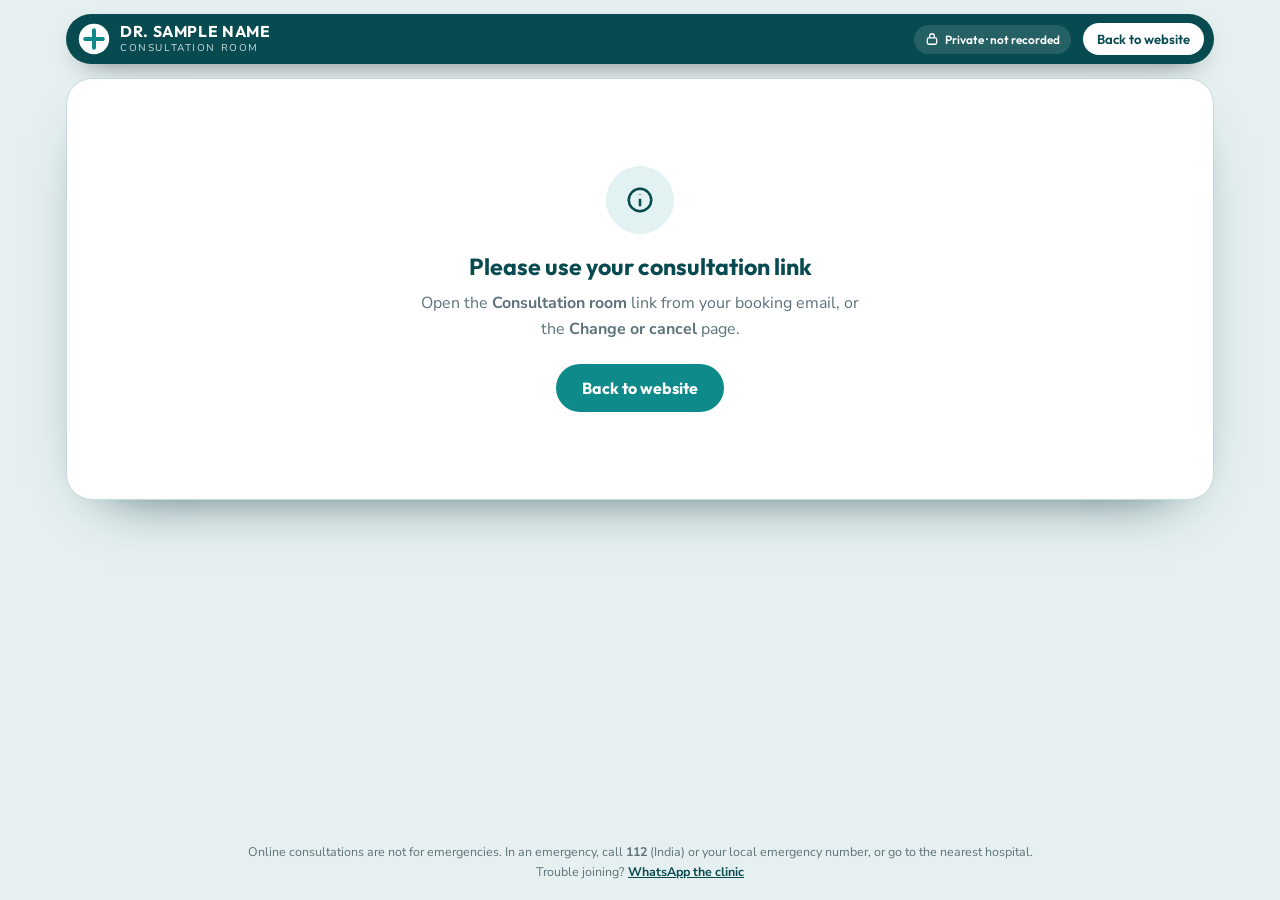
<file: room.html>
<!doctype html>
<html lang="en">
<head>
<meta charset="utf-8">
<meta name="viewport" content="width=device-width, initial-scale=1, viewport-fit=cover">
<meta name="robots" content="noindex,nofollow">
<title>Consultation room</title>
<link rel="preconnect" href="https://fonts.googleapis.com">
<link rel="stylesheet" href="https://fonts.googleapis.com/css2?family=Outfit:wght@500;600;700;800&family=Nunito+Sans:opsz,wght@6..12,400;6..12,600;6..12,700&display=swap">
<script>document.write('<script src="config.js?v=' + Date.now() + '"><\/script>')</script>
<!-- DotCom by Arshees — own video room, in the website's own design.
     The doctor and patient connect directly (WebRTC); when a network blocks that, the call is relayed by Cloudflare.
     The website's helper only checks the booking, keeps the patient's consent time, and passes connection messages.
     Nothing of the call (video, audio, chat) is recorded or stored. -->
<style>
  :root{--brand:#0e8a8a;--brand-deep:#074a50;--accent:#d94a3d;--light:#9fe3dc;
    --soft:color-mix(in srgb,var(--brand) 7%,#f6f8f9);--line:color-mix(in srgb,var(--brand) 14%,#e6e6e6);--fg:#1d3239;--muted:#5d727a;
    --display:"Outfit","Segoe UI",system-ui,sans-serif;--body:"Nunito Sans",system-ui,sans-serif}
  *{box-sizing:border-box;margin:0;padding:0}
  html{-webkit-text-size-adjust:100%}
  body{font-family:var(--body);background:var(--soft);color:var(--fg);min-height:100vh;min-height:100dvh;display:flex;flex-direction:column}
  a{color:inherit}
  button{font:inherit;cursor:pointer}
  .hide{display:none!important}

  /* top bar, same pill as the website */
  .top{width:100%;max-width:1180px;margin:0 auto;padding:calc(14px + env(safe-area-inset-top)) 16px 14px}
  .pill{display:flex;align-items:center;gap:12px;background:var(--brand-deep);color:#fff;border-radius:999px;padding:9px 10px 9px 12px;box-shadow:0 10px 30px -18px #000}
  .brand{display:flex;align-items:center;gap:10px;text-decoration:none;min-width:0}
  .brand svg{flex:none}
  .brand b{font:700 .98rem var(--display);letter-spacing:.04em;display:block;line-height:1.1;white-space:nowrap;overflow:hidden;text-overflow:ellipsis}
  .brand small{display:block;font-size:.62rem;letter-spacing:.16em;text-transform:uppercase;opacity:.8}
  .pill .sp{flex:1}
  .chip{display:inline-flex;align-items:center;gap:6px;font:600 .74rem var(--display);padding:7px 11px;border-radius:999px;background:#ffffff1f;white-space:nowrap}
  .chip svg{width:14px;height:14px}
  .back{font:600 .82rem var(--display);text-decoration:none;padding:8px 14px;border-radius:999px;background:#fff;color:var(--brand-deep);white-space:nowrap}

  main{flex:1;width:100%;max-width:1180px;margin:0 auto;padding:0 16px 18px}
  .card{background:#fff;border:1px solid var(--line);border-radius:26px;overflow:hidden;box-shadow:0 24px 60px -40px color-mix(in srgb,var(--brand-deep) 60%,#000)}

  /* message screens (opening, not open yet, ended…) */
  .msg{min-height:420px;display:grid;place-items:center;text-align:center;padding:48px 24px}
  .msg .inner{max-width:440px}
  .msg h1{font:700 1.45rem var(--display);color:var(--brand-deep);margin-bottom:10px}
  .msg p{color:var(--muted);line-height:1.6}
  .btn{display:inline-flex;align-items:center;justify-content:center;gap:9px;border:0;border-radius:999px;padding:14px 26px;font:700 1rem var(--display);background:var(--brand);color:#fff;text-decoration:none}
  .btn:hover{filter:brightness(1.06)}
  .btn:disabled{opacity:.45;cursor:not-allowed;filter:none}
  .btn.line{background:#fff;color:var(--brand-deep);border:1px solid var(--line)}
  .msg .btns{margin-top:22px;display:flex;gap:10px;justify-content:center;flex-wrap:wrap}
  .pulse{width:68px;height:68px;border-radius:50%;margin:0 auto 20px;background:var(--brand);box-shadow:0 0 0 0 color-mix(in srgb,var(--brand) 60%,transparent);animation:p 1.8s infinite}
  @keyframes p{70%{box-shadow:0 0 0 26px transparent}100%{box-shadow:0 0 0 0 transparent}}
  .icon{width:68px;height:68px;border-radius:50%;margin:0 auto 18px;display:grid;place-items:center;background:color-mix(in srgb,var(--brand) 12%,#fff);color:var(--brand-deep)}
  .icon svg{width:30px;height:30px}

  /* before you join */
  .lobby{display:grid;grid-template-columns:1.12fr .88fr}
  .lob-l{padding:22px}
  .lob-r{padding:26px 26px 24px;background:color-mix(in srgb,var(--brand) 5%,#fff);border-left:1px solid var(--line)}
  .eyebrow{font:700 .72rem var(--display);letter-spacing:.16em;text-transform:uppercase;color:var(--brand)}
  .lob-l h1{font:800 clamp(1.4rem,3vw,1.9rem) var(--display);color:var(--brand-deep);margin:6px 0 14px;line-height:1.2}
  .preview{position:relative;aspect-ratio:16/9;border-radius:18px;overflow:hidden;background:radial-gradient(circle at 50% 40%,color-mix(in srgb,var(--brand) 60%,#000),var(--brand-deep) 75%)}
  .preview video{position:absolute;inset:0;width:100%;height:100%;object-fit:cover;transform:scaleX(-1)}
  .preview .ph{position:absolute;inset:0;display:grid;place-items:center;color:#fff;text-align:center;padding:20px;font-size:.92rem;opacity:.9}
  .preview .tools{position:absolute;left:0;right:0;bottom:12px;display:flex;justify-content:center;gap:10px}
  .rb{width:46px;height:46px;border-radius:50%;border:0;background:#0000006b;color:#fff;display:grid;place-items:center;backdrop-filter:blur(6px)}
  .rb svg{width:21px;height:21px}
  .rb.off{background:#fff;color:#c0392b}
  .dev{display:flex;align-items:center;gap:8px;margin-top:12px;font-size:.92rem;color:var(--muted)}
  .dev b{color:var(--fg)}
  .dev .ok{color:#178a50}.dev .bad{color:#c0392b}
  .meter{flex:none;width:60px;height:6px;border-radius:9px;background:var(--line);overflow:hidden}
  .meter i{display:block;height:100%;width:0;background:#2fb46c;transition:width .1s}
  .tips{list-style:none;margin-top:16px;display:grid;grid-template-columns:1fr 1fr;gap:8px 16px;font-size:.86rem;color:var(--muted)}
  .tips li{padding-left:20px;position:relative}
  .tips li:before{content:"✓";position:absolute;left:0;color:var(--brand);font-weight:800}

  .person{display:flex;align-items:center;gap:14px}
  .person img{width:62px;height:62px;border-radius:50%;object-fit:cover;object-position:center 20%;background:var(--line);flex:none}
  .person .av{width:62px;height:62px;border-radius:50%;flex:none;display:grid;place-items:center;background:var(--brand);color:#fff;font:700 1.3rem var(--display)}
  .person b{display:block;font:700 1.05rem var(--display);color:var(--brand-deep)}
  .person span{display:block;font-size:.85rem;color:var(--muted);line-height:1.4}
  .appt{margin:16px 0 18px;padding:12px 14px;border-radius:14px;background:#fff;border:1px solid var(--line);font-size:.9rem;display:grid;gap:2px}
  .appt b{font-family:var(--display);color:var(--brand-deep)}
  .lob-r h2{font:700 .98rem var(--display);color:var(--brand-deep);margin-bottom:10px}
  .notes{list-style:none;display:grid;gap:11px;font-size:.86rem;color:var(--muted);line-height:1.45}
  .notes li{display:grid;grid-template-columns:22px 1fr;gap:10px;align-items:start}
  .notes svg{width:20px;height:20px;color:var(--brand)}
  .notes b{color:var(--fg)}
  .notes .em svg{color:#c0392b}
  .consent{display:flex;gap:11px;align-items:flex-start;margin:18px 0 0;padding:14px;border-radius:14px;border:1.5px solid color-mix(in srgb,var(--brand) 35%,#fff);background:#fff;font-size:.86rem;line-height:1.5;cursor:pointer}
  .consent input{width:20px;height:20px;flex:none;margin-top:1px;accent-color:var(--brand)}
  .err{margin-top:12px;padding:10px 13px;border-radius:12px;background:#fff1ee;color:#a1351f;font-size:.88rem}
  .joinbtn{width:100%;margin-top:16px}
  .small{margin-top:10px;font-size:.78rem;color:var(--muted);text-align:center}

  /* the call, framed in the card */
  .stage{position:relative;height:clamp(340px,calc(100dvh - 215px),760px);background:#0b1416;overflow:hidden}
  #remote{position:absolute;inset:0;width:100%;height:100%;object-fit:cover;background:#0b1416}
  #local{position:absolute;right:14px;bottom:14px;width:22%;max-width:210px;min-width:96px;aspect-ratio:3/4;object-fit:cover;border-radius:14px;border:2px solid #ffffff59;background:#1d2b2e;z-index:3;transform:scaleX(-1);box-shadow:0 8px 24px -10px #000}
  #local.back{transform:none}
  @media (min-width:800px){#local{aspect-ratio:16/10}}
  .badge{position:absolute;left:14px;top:14px;z-index:4;max-width:62%;padding:8px 13px;border-radius:14px;background:#0000007a;backdrop-filter:blur(8px);color:#fff}
  .badge b{display:block;font:700 .95rem var(--display);white-space:nowrap;overflow:hidden;text-overflow:ellipsis}
  .badge small{display:block;font-size:.76rem;opacity:.82;white-space:nowrap;overflow:hidden;text-overflow:ellipsis}
  .mark{position:absolute;right:14px;top:14px;z-index:4;display:flex;align-items:center;gap:8px;padding:6px 12px 6px 7px;border-radius:999px;background:#0000006b;backdrop-filter:blur(8px);color:#fff;font:600 .8rem var(--display);max-width:40%}
  .mark span{white-space:nowrap;overflow:hidden;text-overflow:ellipsis}
  .private{position:absolute;left:14px;bottom:14px;z-index:4;display:inline-flex;align-items:center;gap:6px;padding:6px 11px;border-radius:999px;background:#0000006b;backdrop-filter:blur(8px);color:#fff;font:600 .72rem var(--display)}
  .private svg{width:13px;height:13px}
  .net{position:absolute;top:0;left:0;right:0;z-index:6;background:#e8a33d;color:#1d1d1d;text-align:center;font:700 .85rem var(--display);padding:7px}
  .over{position:absolute;inset:0;z-index:2;display:grid;place-items:center;text-align:center;padding:24px;color:#fff;background:radial-gradient(circle at 50% 40%,color-mix(in srgb,var(--brand) 55%,#000),#0b1416 75%)}
  .over h1{font:700 1.3rem var(--display);margin-bottom:8px}.over p{opacity:.8;line-height:1.5;max-width:380px;margin:0 auto}
  .bar{display:flex;align-items:center;justify-content:space-between;gap:12px;flex-wrap:wrap;padding:12px 16px calc(12px + env(safe-area-inset-bottom));background:var(--brand-deep);color:#fff}
  .status{display:flex;align-items:center;gap:8px;font:600 .88rem var(--display)}
  .status i{width:9px;height:9px;border-radius:50%;background:#ffffff66}.status i.on{background:#3ad07a}
  .status .timer{opacity:.75;font-variant-numeric:tabular-nums}
  .ctrls{display:flex;gap:8px;flex-wrap:wrap}
  .cb{display:inline-flex;align-items:center;gap:7px;height:42px;padding:0 15px;border-radius:999px;border:0;background:#ffffff21;color:#fff;font:600 .86rem var(--display)}
  .cb:hover{background:#ffffff33}
  .cb svg{width:19px;height:19px}
  .cb.off{background:#fff;color:#c0392b}
  .cb.end{background:#d93a33}
  .over .btn{margin-top:18px;background:#fff;color:var(--brand-deep)}
  .over .alt{display:block;margin-top:12px;font-size:.85rem;opacity:.8}
  .over .alt a{color:#fff;font-weight:700}
  .cb.end:hover{background:#c22f29}
  @media (max-width:640px){.badge{max-width:calc(100% - 28px)}.mark{top:auto;bottom:52px;left:14px;right:auto;max-width:calc(100% - 140px)}.cb .t{display:none}.cb{width:46px;padding:0;justify-content:center}.cb.end{width:auto;padding:0 16px}.cb.end .t{display:inline}}

  /* full screen */
  .card.full{position:fixed;inset:0;z-index:50;border-radius:0;border:0}
  .card.full .stage{height:calc(100dvh - 66px - env(safe-area-inset-bottom))}

  .foot{max-width:1180px;margin:0 auto;padding:4px 18px calc(18px + env(safe-area-inset-bottom));text-align:center;font-size:.78rem;color:var(--muted);line-height:1.6}
  .foot a{color:var(--brand-deep);font-weight:700}

  @media (max-width:860px){
    .lobby{grid-template-columns:1fr}
    .lob-r{border-left:0;border-top:1px solid var(--line)}
    .tips{grid-template-columns:1fr}
    .chip.rec .t{display:none}
  }
  @media (max-width:520px){.top{padding-left:10px;padding-right:10px}main{padding:0 10px 12px}.back{padding:8px 11px}.brand small{display:none}}
</style>
</head>
<body>
<header class="top">
  <div class="pill">
    <a class="brand" id="brand" href="./"></a>
    <span class="sp"></span>
    <span class="chip rec" title="This consultation is not recorded"><svg viewBox="0 0 24 24" fill="none" stroke="currentColor" stroke-width="2.2"><rect x="4" y="10" width="16" height="11" rx="2.5"/><path d="M8 10V7a4 4 0 0 1 8 0v3"/></svg><span class="t">Private · not recorded</span></span>
    <a class="back" id="back" href="./">Back</a>
  </div>
</header>

<main>
  <div class="card" id="card">
    <!-- message screens -->
    <div class="msg" id="msg"><div class="inner"><div class="pulse"></div><h1>Opening your consultation room…</h1><p></p></div></div>

    <!-- before you join -->
    <div class="lobby hide" id="lobby">
      <div class="lob-l">
        <span class="eyebrow">Online video consultation</span>
        <h1 id="lobTitle">Get ready for your consultation</h1>
        <div class="preview">
          <video id="prev" autoplay playsinline muted></video>
          <div class="ph" id="prevPh">Starting your camera…</div>
          <div class="tools"><button class="rb" id="pMic" aria-label="Microphone on or off" title="Microphone"></button><button class="rb" id="pCam" aria-label="Camera on or off" title="Camera"></button></div>
        </div>
        <div class="dev" id="dev">Checking your camera and microphone…</div>
        <ul class="tips">
          <li>Sit in a quiet, private place</li>
          <li>Face a window or light</li>
          <li>Keep reports and medicines nearby</li>
          <li>Use headphones if you have them</li>
        </ul>
      </div>
      <div class="lob-r">
        <div class="person" id="person"></div>
        <div class="appt" id="appt"></div>
        <h2>Before you join</h2>
        <ul class="notes" id="notes"></ul>
        <label class="consent hide" id="consentBox"><input type="checkbox" id="consent"><span id="consentText"></span></label>
        <div class="err hide" id="err"></div>
        <button class="btn joinbtn" id="joinBtn" disabled>Join consultation</button>
        <p class="small" id="joinNote"></p>
      </div>
    </div>

    <!-- the call -->
    <div class="hide" id="call">
      <div class="stage" id="stage">
        <video id="remote" autoplay playsinline></video>
        <video id="local" autoplay playsinline muted></video>
        <div class="badge"><b id="who">Consultation</b><small id="sub"></small></div>
        <div class="mark" id="mark"></div>
        <span class="private"><svg viewBox="0 0 24 24" fill="none" stroke="currentColor" stroke-width="2.4"><rect x="4" y="10" width="16" height="11" rx="2.5"/><path d="M8 10V7a4 4 0 0 1 8 0v3"/></svg>Private · not recorded</span>
        <div class="net hide" id="net">Connection lost. Reconnecting…</div>
        <div class="over" id="center"><div><div class="pulse"></div><h1>Connecting…</h1><p></p></div></div>
      </div>
      <div class="bar">
        <div class="status"><i id="dot"></i><span id="state">Waiting</span><span class="timer" id="timer"></span></div>
        <div class="ctrls">
          <button class="cb" id="mic" aria-label="Microphone"></button>
          <button class="cb" id="cam" aria-label="Camera"></button>
          <button class="cb" id="flip" aria-label="Switch camera"><svg viewBox="0 0 24 24" fill="none" stroke="currentColor" stroke-width="2"><path d="M4 8h3l2-3h6l2 3h3v11H4z"/><path d="M9 13.5a3 3 0 0 0 5.6 1.5M15 12.5A3 3 0 0 0 9.4 11"/></svg><span class="t">Switch</span></button>
          <button class="cb hide" id="backup" aria-label="Backup video" title="Use backup video if this call isn't working"><svg viewBox="0 0 24 24" fill="none" stroke="currentColor" stroke-width="2"><path d="M3 12a9 9 0 0 1 15.5-6.2L21 8M21 3v5h-5M21 12a9 9 0 0 1-15.5 6.2L3 16M3 21v-5h5"/></svg><span class="t">Backup video</span></button>
          <button class="cb" id="full" aria-label="Full screen"><svg viewBox="0 0 24 24" fill="none" stroke="currentColor" stroke-width="2"><path d="M4 9V4h5M20 9V4h-5M4 15v5h5M20 15v5h-5"/></svg><span class="t">Full screen</span></button>
          <button class="cb end" id="end" aria-label="Leave"><svg viewBox="0 0 24 24" fill="currentColor"><path d="M12 9c-3.2 0-6.2.9-8.6 2.6-.5.4-.6 1.1-.3 1.6l1.6 2.3c.4.5 1.1.7 1.6.4l2.3-1.2c.4-.2.7-.7.7-1.2v-1.6c1.8-.5 3.6-.5 5.4 0v1.6c0 .5.3 1 .7 1.2l2.3 1.2c.5.3 1.2.1 1.6-.4l1.6-2.3c.3-.5.2-1.2-.3-1.6C18.2 9.9 15.2 9 12 9z"/></svg><span class="t">Leave</span></button>
        </div>
      </div>
    </div>
  </div>
</main>
<p class="foot" id="foot"></p>

<script>
(function () {
const S = window.SITE || {}, $ = id => document.getElementById(id);
const T = S.theme || {}, R = document.documentElement.style;
if (T.brand) R.setProperty("--brand", T.brand);
if (T.brandDeep) R.setProperty("--brand-deep", T.brandDeep);
if (T.accent) R.setProperty("--accent", T.accent);
if (T.light) R.setProperty("--light", T.light);
const esc = s => String(s ?? "").replace(/[&<>"]/g, c => ({ "&": "&amp;", "<": "&lt;", ">": "&gt;", '"': "&quot;" }[c]));

const API = ((S.helper && S.helper.url) || "").replace(/\/$/, "");
const q = new URLSearchParams(location.search);
const A = { d: q.get("d") || "main", b: q.get("b") || "", t: q.get("t") || "" };
const host = q.get("host") === "1";
const hostToken = host ? (sessionStorage.getItem("dcbHost") || localStorage.getItem("docToken") || "") : "";
const home = host ? "doctor.html" : "./";

/* the doctor and clinic, from the website's settings */
const C = S.contact || {}, B = S.brand || {}, SD = S.doctor || {};
const DOCS = S.doctors || [];
const DD = DOCS.find(x => x.id === A.d) || (DOCS.length === 1 ? DOCS[0] : null) || {};
const regItem = DOCS.length > 1 ? null : [].concat((S.experience || {}).credentials || []).find(x => x && x.icon === "registration");   // one-doctor sites: "Reg. No." from Experience
const DOC = {
  name: DD.name || SD.name || "",
  photo: DD.photo || SD.photo || "",
  qual: DD.title || DD.qualification || SD.role || "",
  reg: DD.reg || SD.reg || (regItem ? regItem.text : "")
};
const CLINIC = C.clinicName || B.title || DOC.name;
const WA = String(C.whatsapp || "").replace(/\D/g, "");
const LOGO = '<svg width="32" height="32" viewBox="0 0 40 40" aria-hidden="true"><circle cx="20" cy="20" r="19" fill="#fff"/><path d="M20 9v22M9 20h22" stroke="var(--brand)" stroke-width="5" stroke-linecap="round"/></svg>';
const ICON = {
  lock: '<svg viewBox="0 0 24 24" fill="none" stroke="currentColor" stroke-width="2"><rect x="4" y="10" width="16" height="11" rx="2.5"/><path d="M8 10V7a4 4 0 0 1 8 0v3"/></svg>',
  shield: '<svg viewBox="0 0 24 24" fill="none" stroke="currentColor" stroke-width="2"><path d="M12 3l8 3v6c0 4.5-3.4 8.3-8 9-4.6-.7-8-4.5-8-9V6z"/><path d="M9 12l2 2 4-4"/></svg>',
  alert: '<svg viewBox="0 0 24 24" fill="none" stroke="currentColor" stroke-width="2"><path d="M12 3l10 18H2z"/><path d="M12 10v5M12 18v.5"/></svg>',
  steth: '<svg viewBox="0 0 24 24" fill="none" stroke="currentColor" stroke-width="2"><path d="M6 3v6a5 5 0 0 0 10 0V3"/><path d="M11 14v2a5 5 0 0 0 10 0v-1"/><circle cx="21" cy="12" r="2"/></svg>',
  user: '<svg viewBox="0 0 24 24" fill="none" stroke="currentColor" stroke-width="2"><circle cx="12" cy="8" r="4"/><path d="M4 21c1.5-4 4.5-6 8-6s6.5 2 8 6"/></svg>',
  mic: '<svg viewBox="0 0 24 24" fill="none" stroke="currentColor" stroke-width="2"><rect x="9" y="2" width="6" height="12" rx="3"/><path d="M5 10a7 7 0 0 0 14 0M12 17v5"/></svg>',
  micOff: '<svg viewBox="0 0 24 24" fill="none" stroke="currentColor" stroke-width="2"><rect x="9" y="2" width="6" height="12" rx="3"/><path d="M5 10a7 7 0 0 0 14 0M12 17v5M3 3l18 18"/></svg>',
  cam: '<svg viewBox="0 0 24 24" fill="none" stroke="currentColor" stroke-width="2"><rect x="2" y="6" width="14" height="12" rx="2"/><path d="M16 10l6-3v10l-6-3z"/></svg>',
  camOff: '<svg viewBox="0 0 24 24" fill="none" stroke="currentColor" stroke-width="2"><rect x="2" y="6" width="14" height="12" rx="2"/><path d="M16 10l6-3v10l-6-3zM2 3l20 18"/></svg>',
  done: '<svg viewBox="0 0 24 24" fill="none" stroke="currentColor" stroke-width="2.2"><path d="M5 12.5l4.5 4.5L19 7.5"/></svg>',
  info: '<svg viewBox="0 0 24 24" fill="none" stroke="currentColor" stroke-width="2"><circle cx="12" cy="12" r="9"/><path d="M12 11v6M12 7.5v.5"/></svg>'
};

$("brand").innerHTML = `${LOGO}<span><b>${esc(B.title || CLINIC)}</b><small>Consultation room</small></span>`;
$("brand").href = home;
$("back").href = home; $("back").textContent = host ? "Dashboard" : "Back to website";
$("mark").innerHTML = `${LOGO.replace('width="32" height="32"', 'width="22" height="22"')}<span>${esc(CLINIC)}</span>`;
$("foot").innerHTML = `Online consultations are not for emergencies. In an emergency, call <b>112</b> (India) or your local emergency number, or go to the nearest hospital.` +
  (WA && !host ? `<br>Trouble joining? <a href="https://wa.me/${WA}" target="_blank" rel="noopener">WhatsApp the clinic</a>` : "");

let J = null, ws = null, pc = null, local = null, polite = true, makingOffer = false, ignoreOffer = false;
let wsTries = 0, ended = false, inCall = false, connectedAt = 0, tick = null, facing = "user", pending = [];
let meterStop = null;
let mode = "own", daily = null, backupOffer = null;   // mode: "own" (our room) or "daily" (backup video)

/* screens */
function screen(id) { ["msg", "lobby", "call"].forEach(x => $(x).classList.toggle("hide", x !== id)); }
function msg(title, text, btns, kind) {
  screen("msg");
  const top = kind === "wait" ? '<div class="pulse"></div>' : `<div class="icon">${ICON[kind || "info"] || ICON.info}</div>`;
  $("msg").innerHTML = `<div class="inner">${top}<h1>${esc(title)}</h1><p>${text || ""}</p>${btns ? `<div class="btns">${btns}</div>` : ""}</div>`;
}
function over(title, text, extra) { $("center").classList.remove("hide"); $("center").innerHTML = `<div><div class="pulse"></div><h1>${esc(title)}</h1><p>${text || ""}</p>${extra || ""}</div>`; const b = $("tryBackup"); if (b) b.onclick = () => startBackup(false); }
const hideOver = () => $("center").classList.add("hide");
const when = iso => new Date(iso).toLocaleString([], { weekday: "short", day: "numeric", month: "short", hour: "numeric", minute: "2-digit" });

async function askRoom(extra, path) {
  const r = await fetch(API + (path || "/video/join"), { method: "POST", headers: Object.assign({ "Content-Type": "application/json" }, host ? { Authorization: "Bearer " + hostToken } : {}), body: JSON.stringify(Object.assign({}, A, extra || {})) });
  return [r, await r.json()];
}

async function open() {
  if (!API) return msg("Room not available", "This website's consultation room is not set up yet.", `<a class="btn" href="${home}">Back</a>`);
  if (!A.b || (!host && !A.t)) return msg("Please use your consultation link", "Open the <b>Consultation room</b> link from your booking email, or the <b>Change or cancel</b> page.", `<a class="btn" href="./">Back to website</a>`);
  if (host && !hostToken) return msg("Please log in", "Open the room from your dashboard (Start call).", `<a class="btn" href="doctor.html">Open dashboard</a>`);
  let r, j;
  try { [r, j] = await askRoom(); }
  catch (e) { return msg("No connection", "Please check your internet and try again.", `<button class="btn" onclick="location.reload()">Try again</button>`); }
  if (j.wait) {
    const at = new Date(j.opens);
    msg("Your room is not open yet", `It opens at <b>${esc(when(j.opens))}</b> (your time), shortly before your consultation. Keep this page open — it opens by itself.`, "", "wait");
    setTimeout(open, Math.min(Math.max(at - Date.now() + 1000, 5000), 60000));
    return;
  }
  if (!r.ok || !j.ok) return msg("Can't open the room", esc(j.error || "Please try again."), `<a class="btn" href="${home}">Back</a>`);
  J = j; polite = j.role === "patient";
  lobby();
}

/* before you join: camera check, who you're seeing, consent and the rules of an online consultation */
function lobby() {
  screen("lobby");
  const patient = J.role === "patient";
  const initials = s => String(s || "?").replace(/^(dr\.?|mr\.?|mrs\.?|ms\.?)\s+/i, "").split(/\s+/).map(w => w[0]).slice(0, 2).join("").toUpperCase();
  if (patient) {
    $("lobTitle").textContent = `Your consultation with ${DOC.name || J.other}`;
    $("person").innerHTML = `${DOC.photo ? `<img src="${esc(DOC.photo)}" alt="">` : `<span class="av">${esc(initials(DOC.name || J.other))}</span>`}<div><b>${esc(DOC.name || J.other)}</b>${DOC.qual ? `<span>${esc(DOC.qual)}</span>` : ""}${DOC.reg ? `<span>${esc(DOC.reg)}</span>` : ""}</div>`;
  } else {
    $("lobTitle").textContent = `Consultation with ${J.other}`;
    $("person").innerHTML = `<span class="av">${esc(initials(J.other))}</span><div><b>${esc(J.other)}</b><span>Patient</span></div>`;
  }
  $("appt").innerHTML = `<b>${esc(J.title || "Online video consultation")}</b><span>${esc(when(J.start))} (your time) · ${esc(CLINIC)}</span>`;

  const notes = patient ? [
    ["lock", `<b>Private and not recorded.</b> No video, audio or screenshots are saved by the clinic or this website. The call goes directly between you and the doctor, encrypted. If it can't connect, a backup video service is used — also private and not recorded.`],
    ["steth", `<b>An online consultation has limits.</b> The doctor cannot examine you in person and may advise a clinic visit or tests if needed.`],
    ["user", `<b>Be yourself, in a private place.</b> Please don't record the call, and tell the doctor if someone else is with you.`],
    ["alert", `<b>Not for emergencies.</b> For chest pain, trouble breathing, heavy bleeding or fainting, call 112 or go to the nearest hospital.`, "em"]
  ] : [
    ["user", `<b>Confirm the patient.</b> Check their name and age at the start${J.consentAt ? "" : ", especially on a first visit"}.`],
    ["shield", J.consentAt ? `<b>Consent given</b> by the patient on ${esc(when(J.consentAt))}.` : `<b>Consent:</b> the patient agrees to the online consultation before they can join.`],
    ["lock", `<b>Not recorded.</b> Nothing of the call is saved. Write your notes and prescription as usual.`],
    ["steth", `<b>Know the limits.</b> Advise a clinic visit or tests when an online consultation isn't enough.`]
  ];
  $("notes").innerHTML = notes.map(([i, t, cl]) => `<li class="${cl || ""}">${ICON[i]}<span>${t}</span></li>`).join("");

  if (patient && J.needsConsent) {
    $("consentBox").classList.remove("hide");
    $("consentText").innerHTML = `I agree to an online video consultation with <b>${esc(DOC.name || J.other)}</b>. I understand its limits, that it is <b>not recorded</b>, and that it is not for emergencies.`;
  }
  $("joinNote").textContent = patient ? "The doctor joins at your appointment time. You'll wait in the room until then." : "Your patient will see you as soon as you join.";
  const ready = () => { $("joinBtn").disabled = !local || (patient && J.needsConsent && !$("consent").checked); };
  $("consent").onchange = ready;
  $("joinBtn").onclick = () => enter().catch(e => { $("err").textContent = e.message || "Please try again."; $("err").classList.remove("hide"); $("joinBtn").disabled = false; $("joinBtn").textContent = "Join consultation"; });
  startMedia().then(ready);
}

async function startMedia() {
  $("dev").innerHTML = "Checking your camera and microphone…";
  try {
    local = await navigator.mediaDevices.getUserMedia({ audio: { echoCancellation: true, noiseSuppression: true, autoGainControl: true }, video: { facingMode: facing, width: { ideal: 1280 }, height: { ideal: 720 } } });
  } catch (e) {
    try { local = await navigator.mediaDevices.getUserMedia({ audio: { echoCancellation: true, noiseSuppression: true } }); } catch (e2) { local = null; }
  }
  if (!local) {
    $("prevPh").textContent = "Camera and microphone are blocked";
    $("dev").innerHTML = `<span class="bad">●</span> <span>Allow the camera and microphone for this website (tap the lock or camera icon in the address bar), then <a href="#" id="retry"><b>check again</b></a>.</span>`;
    $("retry").onclick = e => { e.preventDefault(); startMedia().then(() => $("consent").onchange()); };
    return;
  }
  const hasCam = local.getVideoTracks().length > 0;
  $("prev").srcObject = local; $("prevPh").classList.toggle("hide", hasCam);
  if (!hasCam) $("prevPh").textContent = "No camera found — you can join with sound only";
  $("dev").innerHTML = `<span class="ok">●</span> <b>${hasCam ? "Camera and microphone ready" : "Microphone ready"}</b><span class="meter"><i id="lvl"></i></span>`;
  meter();
  paintMedia();
}
/* a small sound bar, so the patient sees the microphone works */
function meter() {
  try {
    const Ctx = window.AudioContext || window.webkitAudioContext; if (!Ctx || !local.getAudioTracks().length) return;
    const ctx = new Ctx(), an = ctx.createAnalyser(); an.fftSize = 256;
    ctx.createMediaStreamSource(local).connect(an);
    const data = new Uint8Array(an.frequencyBinCount); let run = true;
    document.addEventListener("click", () => { if (run && ctx.state === "suspended") ctx.resume().catch(() => {}); }, { once: true });
    (function f() { if (!run) return; an.getByteFrequencyData(data); const v = data.reduce((a, b) => a + b, 0) / data.length; const el = $("lvl"); if (el) el.style.width = Math.min(100, v * 2.2) + "%"; requestAnimationFrame(f); })();
    meterStop = () => { if (!run) return; run = false; meterStop = null; if (ctx.state !== "closed") ctx.close().catch(() => {}); };
  } catch (e) {}
}
function paintMedia() {
  const a = local && local.getAudioTracks()[0], v = local && local.getVideoTracks()[0];
  const micOn = !!(a && a.enabled), camOn = !!(v && v.enabled);
  $("pMic").innerHTML = micOn ? ICON.mic : ICON.micOff; $("pMic").classList.toggle("off", !micOn);
  $("pCam").innerHTML = camOn ? ICON.cam : ICON.camOff; $("pCam").classList.toggle("off", !camOn); $("pCam").classList.toggle("hide", !v);
  $("mic").innerHTML = (micOn ? ICON.mic : ICON.micOff) + `<span class="t">${micOn ? "Mute" : "Unmute"}</span>`; $("mic").classList.toggle("off", !micOn);
  $("cam").innerHTML = (camOn ? ICON.cam : ICON.camOff) + `<span class="t">${camOn ? "Camera" : "Camera off"}</span>`; $("cam").classList.toggle("off", !camOn); $("cam").classList.toggle("hide", !v);
  $("flip").classList.toggle("hide", !v);
  $("local").classList.toggle("hide", !camOn);
}
const toggle = kind => { const t = local && (kind === "a" ? local.getAudioTracks()[0] : local.getVideoTracks()[0]); if (!t) return; t.enabled = !t.enabled; paintMedia(); };
$("pMic").onclick = () => toggle("a"); $("pCam").onclick = () => toggle("v");
$("mic").onclick = () => toggle("a"); $("cam").onclick = () => toggle("v");

/* join: the patient's consent is saved by the helper first */
async function enter() {
  $("err").classList.add("hide");
  $("joinBtn").disabled = true; $("joinBtn").textContent = "Joining…";
  if (!J.ticket) {
    const [r, j] = await askRoom({ consent: true });
    if (!r.ok || !j.ok || !j.ticket) throw new Error(j.error || "Couldn't join. Please try again.");
    J = j;
  }
  if (meterStop) meterStop();
  inCall = true; screen("call");
  $("who").textContent = J.role === "patient" ? (DOC.name || J.other) : J.other;
  $("sub").textContent = J.role === "patient" ? (DOC.qual || J.title || "") : (J.title || "Patient");
  $("local").srcObject = local; paintMedia();
  $("backup").classList.toggle("hide", !J.backup);
  waiting();
  connect();
}

function waiting() {
  const other = J.role === "doctor" ? "your patient" : esc(DOC.name || J.other);
  if (mode === "daily") over("Backup video", `Waiting for ${other} to join the backup video…`);
  else over(J.role === "doctor" ? "Waiting for your patient" : "Waiting for the doctor",
    J.role === "doctor" ? "Your patient will appear here as soon as they join." : `${other} will join you here at your appointment time. Please stay on this page.`);
  $("dot").classList.remove("on"); $("state").textContent = mode === "daily" ? "Backup video" : "Waiting";
  // still not connected after 45 seconds: offer the backup video
  clearTimeout(backupOffer);
  if (J.backup && mode === "own") backupOffer = setTimeout(() => {
    if (mode !== "own" || (pc && pc.connectionState === "connected")) return;
    over("Video not connecting?", J.role === "doctor" ? "If your patient is here but you can't see each other, switch to the backup video." : "If the doctor is here but you can't see each other, switch to the backup video. You'll both move over together.",
      `<button class="btn" id="tryBackup">Try backup video</button>`);
  }, 45000);
}

/* signalling: the website's helper passes messages between the two sides */
function connect() {
  if (ended) return;
  const u = API.replace(/^http/, "ws") + "/video/ws?ticket=" + encodeURIComponent(J.ticket);
  ws = new WebSocket(u);
  ws.onopen = () => { wsTries = 0; $("net").classList.add("hide"); };
  ws.onmessage = e => { if (e.data !== "pong") onMsg(JSON.parse(e.data)).catch(err => console.warn(err)); };
  ws.onclose = ev => {
    if (ended) return;
    if (ev.code === 4000) { ended = true; cleanup(); return msg("Opened on another screen", "This consultation is open on another device or tab.", `<a class="btn" href="${home}">Back</a>`); }
    $("net").classList.remove("hide");
    setTimeout(connect, Math.min(1000 * 2 ** wsTries++, 8000));
  };
}
const send = o => { if (ws && ws.readyState === 1) ws.send(JSON.stringify(o)); };
setInterval(() => { if (ws && ws.readyState === 1) ws.send("ping"); }, 25000);

function newPC() {
  if (pc) { try { pc.close(); } catch (e) {} }
  pending = [];
  pc = new RTCPeerConnection({ iceServers: J.iceServers || [] });
  local.getTracks().forEach(t => pc.addTrack(t, local));
  pc.ontrack = e => { $("remote").srcObject = e.streams[0]; };
  pc.onicecandidate = e => { if (e.candidate) send({ type: "ice", c: e.candidate }); };
  // only the doctor's side starts the call; the patient's side always answers (no two offers crossing after a reload)
  pc.onnegotiationneeded = async () => {
    if (polite) return;
    try { makingOffer = true; await pc.setLocalDescription(); send({ type: "sdp", d: pc.localDescription }); }
    catch (e) { console.warn(e); } finally { makingOffer = false; }
  };
  pc.onconnectionstatechange = () => {
    const s = pc.connectionState;
    if (s === "connected") {
      clearTimeout(backupOffer); hideOver(); $("dot").classList.add("on"); $("state").textContent = "Connected"; $("net").classList.add("hide");
      if (!connectedAt) { connectedAt = Date.now(); tick = setInterval(() => { const m = Math.floor((Date.now() - connectedAt) / 1000); $("timer").textContent = String(Math.floor(m / 60)).padStart(2, "0") + ":" + String(m % 60).padStart(2, "0"); }, 1000); }
    } else if (s === "disconnected") { $("net").classList.remove("hide"); $("state").textContent = "Reconnecting…"; }
    else if (s === "failed") { if (!polite) { try { pc.restartIce(); } catch (e) {} } }
  };
}

async function onMsg(m) {
  if (mode === "daily") { if (m.type === "peer-joined") send({ type: "backup" }); return; }   // the other side reloaded: bring them to the backup too
  if (m.type === "backup") { startBackup(true); return; }
  if (m.type === "welcome") { if (m.peers && m.peers.length) newPC(); return; }
  if (m.type === "peer-joined") { newPC(); return; }
  if (m.type === "peer-left" || m.type === "bye") { if (pc) { try { pc.close(); } catch (e) {} pc = null; } $("remote").srcObject = null; waiting(); return; }
  if (!pc) newPC();
  if (m.type === "sdp") {
    const d = m.d, collision = d.type === "offer" && (makingOffer || pc.signalingState !== "stable");
    ignoreOffer = !polite && collision;
    if (ignoreOffer) return;
    await pc.setRemoteDescription(d);
    for (const c of pending.splice(0)) { try { await pc.addIceCandidate(c); } catch (e) {} }
    if (d.type === "offer") { await pc.setLocalDescription(); send({ type: "sdp", d: pc.localDescription }); }
  } else if (m.type === "ice") {
    if (!pc.remoteDescription) { pending.push(m.c); return; }
    try { await pc.addIceCandidate(m.c); } catch (e) { if (!ignoreOffer) console.warn(e); }
  }
}

/* BACKUP VIDEO (Daily, through the clinic's helper): our own design stays; only the video engine changes */
const DAILY_JS = "https://unpkg.com/@daily-co/daily-js";   // same script the old consult page used
function loadDaily() {
  if (window.Daily) return Promise.resolve();
  return new Promise((ok, bad) => {
    const fail = () => bad(new Error("Backup video couldn't load. Check your internet and try again."));
    const s = document.createElement("script"); s.src = DAILY_JS; s.crossOrigin = "anonymous";
    s.onload = () => window.Daily ? ok() : fail(); s.onerror = fail; document.head.appendChild(s);
    setTimeout(() => { if (!window.Daily) fail(); }, 15000);
  });
}
async function startBackup(fromOther) {
  if (mode === "daily" || ended) return;
  mode = "daily"; clearTimeout(backupOffer);
  if (!fromOther) send({ type: "backup" });                 // the other side moves over with us
  if (pc) { try { pc.close(); } catch (e) {} pc = null; }
  $("remote").srcObject = null; $("dot").classList.remove("on"); $("state").textContent = "Backup video"; $("backup").classList.add("hide");
  over("Switching to backup video…", "This takes a few seconds. Please stay on this page.");
  try {
    const [r, j] = await askRoom({}, "/video/backup");
    if (!r.ok || !j.ok) throw new Error(j.error || "Backup video couldn't start.");
    await loadDaily();
    const a = local && local.getAudioTracks()[0], v = local && local.getVideoTracks()[0];
    daily = window.Daily.createCallObject({ audioSource: a || false, videoSource: v || false, subscribeToTracksAutomatically: true });
    ["participant-joined", "participant-updated", "participant-left", "track-started", "track-stopped"].forEach(ev => daily.on(ev, paintDaily));
    daily.on("network-connection", e => $("net").classList.toggle("hide", !(e && e.event === "interrupted")));
    daily.on("error", e => over("Backup video stopped", esc((e && e.errorMsg) || "Please rejoin."), `<button class="btn" onclick="location.reload()">Rejoin</button>`));
    await daily.join({ url: j.url, token: j.token });
    paintDaily();
  } catch (e) {
    mode = "own"; if (daily) { try { daily.destroy(); } catch (x) {} daily = null; }
    $("backup").classList.toggle("hide", !J.backup);
    over("Backup video couldn't start", esc(e.message || "Please try again."), `<button class="btn" id="tryBackup">Try again</button>` + (WA && !host ? `<span class="alt">or <a href="https://wa.me/${WA}" target="_blank" rel="noopener">WhatsApp the clinic</a></span>` : ""));
  }
}
let dailyStream = null;
function paintDaily() {
  if (!daily) return;
  const p = Object.values(daily.participants()).find(x => !x.local);
  if (!p) { dailyStream = null; $("remote").srcObject = null; waiting(); return; }
  const tr = ["video", "audio"].map(k => p.tracks && p.tracks[k] && p.tracks[k].state === "playable" && p.tracks[k].persistentTrack).filter(Boolean);
  const ids = tr.map(t => t.id).join(",");
  if (!dailyStream || dailyStream._ids !== ids) { dailyStream = new MediaStream(tr); dailyStream._ids = ids; $("remote").srcObject = dailyStream; }
  clearTimeout(backupOffer); hideOver(); $("dot").classList.add("on"); $("state").textContent = "Connected · backup";
  if (!connectedAt) { connectedAt = Date.now(); tick = setInterval(() => { const m = Math.floor((Date.now() - connectedAt) / 1000); $("timer").textContent = String(Math.floor(m / 60)).padStart(2, "0") + ":" + String(m % 60).padStart(2, "0"); }, 1000); }
}
$("backup").onclick = () => { if (confirmBackup()) startBackup(false); };
const confirmBackup = () => mode === "own";

/* buttons */
$("flip").onclick = async () => {
  const old = local && local.getVideoTracks()[0]; if (!old) return;
  facing = facing === "user" ? "environment" : "user";
  try {
    const s = await navigator.mediaDevices.getUserMedia({ video: { facingMode: facing } });
    const nt = s.getVideoTracks()[0]; nt.enabled = old.enabled;
    if (pc) { const sender = pc.getSenders().find(x => x.track && x.track.kind === "video"); if (sender) await sender.replaceTrack(nt); }
    if (daily) await daily.setInputDevicesAsync({ videoSource: nt });
    local.removeTrack(old); old.stop(); local.addTrack(nt);
    $("local").srcObject = local; $("local").classList.toggle("back", facing === "environment");
  } catch (e) { facing = facing === "user" ? "environment" : "user"; }
};
function setFull(on) {
  $("card").classList.toggle("full", on);
  document.body.style.overflow = on ? "hidden" : "";
  $("full").querySelector(".t").textContent = on ? "Exit full screen" : "Full screen";
}
$("full").onclick = () => {
  const on = !$("card").classList.contains("full"); setFull(on);
  try { if (on && document.documentElement.requestFullscreen) document.documentElement.requestFullscreen().catch(() => {}); else if (!on && document.fullscreenElement) document.exitFullscreen(); } catch (e) {}
};
document.addEventListener("fullscreenchange", () => { if (!document.fullscreenElement && $("card").classList.contains("full")) setFull(false); });
document.addEventListener("keydown", e => { if (e.key === "Escape" && $("card").classList.contains("full")) setFull(false); });

$("end").onclick = () => {
  ended = true; send({ type: "bye" }); cleanup();
  const doc = J && J.role === "doctor";
  msg("You left the consultation",
    doc ? "You can open the room again from your dashboard." : `Thank you for consulting ${esc(DOC.name || "the doctor")}. Your prescription or advice will reach you from the clinic. If you were disconnected by mistake, open your consultation link again.`,
    `<a class="btn" href="${home}">${doc ? "Back to dashboard" : "Back to website"}</a>${doc ? "" : `<button class="btn line" onclick="location.reload()">Rejoin</button>`}`, "done");
};
function cleanup() {
  clearInterval(tick); inCall = false; setFull(false);
  if (meterStop) meterStop();
  clearTimeout(backupOffer);
  if (daily) { try { daily.leave().catch(() => {}).finally(() => { try { daily.destroy(); } catch (e) {} daily = null; }); } catch (e) {} }
  if (pc) { try { pc.close(); } catch (e) {} pc = null; }
  if (ws) { try { ws.close(); } catch (e) {} }
  if (local) local.getTracks().forEach(t => t.stop());
  $("remote").srcObject = null; $("net").classList.add("hide");
}
window.addEventListener("pagehide", () => { if (!ended && inCall) send({ type: "bye" }); });

open();
})();
</script>
</body>
</html>
</file>
<file: style.css>
/* Template: colours come from config.js → theme. Layout: floating pill nav over a full-bleed teal hero (doctor profile + portrait in a big circle) → overlapping stats band → two-column statement → experience timeline → booking (types + steps) → circle-cropped online consult panel → FAQ → contact. Prices appear only inside the booking sheet. */
:root{
  --brand:#0e8a8a; --brand-deep:#074a50; --accent:#d94a3d; --sky:#9fe3dc;
  --teal:var(--brand); --teal-deep:var(--brand-deep); --teal-ink:color-mix(in srgb,var(--brand) 60%,var(--brand-deep)); --coral:var(--accent);
  --slate:color-mix(in srgb,var(--brand-deep) 55%,#555); --bg:#ffffff; --soft:color-mix(in srgb,var(--brand) 8%,#fff); --surface:#ffffff; --fg:#1d3239; --muted:#5d727a; --line:color-mix(in srgb,var(--brand) 14%,#e6e6e6);
  --on-teal:#ffffff;
  --display:"Outfit","Avenir Next","Segoe UI",system-ui,sans-serif;
  --body:"Nunito Sans",system-ui,-apple-system,sans-serif;
}
@media (prefers-color-scheme:dark){:root:not([data-theme="light"]){
  --teal:color-mix(in srgb,var(--brand) 55%,#fff); --teal-deep:color-mix(in srgb,var(--brand-deep) 75%,#000); --teal-ink:color-mix(in srgb,var(--brand-deep) 85%,#000); --coral:color-mix(in srgb,var(--accent) 70%,#fff);
  --slate:#c4d6da; --bg:#0d1719; --soft:#13232a; --surface:#172a30; --fg:#e7f0f1; --muted:#a0b5b9; --line:#26404a;
  --on-teal:#06191a; color-scheme:dark}}
:root[data-theme="dark"]{
  --teal:color-mix(in srgb,var(--brand) 55%,#fff); --teal-deep:color-mix(in srgb,var(--brand-deep) 75%,#000); --teal-ink:color-mix(in srgb,var(--brand-deep) 85%,#000); --coral:color-mix(in srgb,var(--accent) 70%,#fff);
  --slate:#c4d6da; --bg:#0d1719; --soft:#13232a; --surface:#172a30; --fg:#e7f0f1; --muted:#a0b5b9; --line:#26404a;
  --on-teal:#06191a; color-scheme:dark}
*{box-sizing:border-box}
html{scroll-behavior:smooth}
body{background:var(--bg);color:var(--fg);font-family:var(--body);font-size:17px;line-height:1.65}
body::before{content:"";position:fixed;inset:0 0 auto;height:env(safe-area-inset-top,0px);z-index:40;background:var(--teal-deep)}
.wrap{max-width:1180px;margin:0 auto;padding-left:max(16px,env(safe-area-inset-left,0px));padding-right:max(16px,env(safe-area-inset-right,0px))}
h1,h2,h3{font-family:var(--display);line-height:1.08;text-wrap:balance;margin:0;letter-spacing:-.01em}
h2{font-size:clamp(2rem,4.6vw,3.4rem);font-weight:700;color:var(--slate)}
h3{font-size:1.3rem;font-weight:600;color:var(--slate)}
p{margin:0}
a{color:inherit}
.eyebrow{font-family:var(--display);font-size:.8rem;letter-spacing:.16em;text-transform:uppercase;font-weight:600;color:var(--teal)}
.btn{display:inline-flex;align-items:center;justify-content:center;gap:8px;border:0;border-radius:999px;padding:13px 26px;font:700 .82rem var(--display);letter-spacing:.1em;text-transform:uppercase;cursor:pointer;text-decoration:none;transition:transform .15s,background .15s}
.btn:hover{transform:translateY(-1px)}
.btn:focus-visible,button:focus-visible,a:focus-visible,input:focus-visible,textarea:focus-visible,summary:focus-visible{outline:3px solid var(--coral);outline-offset:3px}
.btn-solid{background:var(--teal);color:var(--on-teal)}
.btn-light{background:#fff;color:var(--brand-deep)}
.btn-line{background:transparent;color:#fff;border:2px solid rgba(255,255,255,.7)}
.go{font-family:var(--display);font-weight:600;color:var(--teal);text-decoration:none;display:inline-flex;gap:6px;align-items:center;border:0;background:none;padding:0;font-size:1rem;cursor:pointer}
.go:hover{text-decoration:underline}
section{padding-block:96px}

/* floating pill nav */
.navwrap{position:fixed;top:calc(14px + env(safe-area-inset-top,0px));left:0;right:0;z-index:30;padding-left:max(16px,env(safe-area-inset-left,0px));padding-right:max(16px,env(safe-area-inset-right,0px))}
.pill{max-width:1100px;margin:0 auto;display:flex;align-items:center;justify-content:space-between;gap:16px;padding:8px 8px 8px 18px;border-radius:999px;background:color-mix(in srgb,var(--brand-deep) 72%,transparent);backdrop-filter:blur(12px);-webkit-backdrop-filter:blur(12px);border:1px solid rgba(255,255,255,.18);color:#fff}
.brand{display:flex;align-items:center;gap:10px;text-decoration:none}
.brand b{font-family:var(--display);font-weight:700;font-size:1rem;letter-spacing:.04em;display:block;line-height:1}
.brand small{font-size:.62rem;letter-spacing:.16em;text-transform:uppercase;opacity:.8}
.links{display:flex;gap:26px;font-family:var(--display);font-weight:600;font-size:.98rem}
.links a{text-decoration:none;opacity:.92}
.links a:hover{opacity:1}
.pill .btn{padding:10px 20px}
@media (max-width:900px){.links{display:none}}

/* hero */
.hero{background:var(--teal-deep);color:#fff;position:relative;overflow:hidden;padding-block:150px 150px}
.hero::before{content:"";position:absolute;inset:0;background:radial-gradient(circle at 78% 40%,color-mix(in srgb,var(--brand) 90%,transparent),transparent 55%),linear-gradient(120deg,color-mix(in srgb,var(--brand-deep) 85%,#000) 0%,color-mix(in srgb,var(--brand-deep) 50%,var(--brand)) 60%,var(--brand) 100%)}
.hero-grid{position:relative;display:grid;grid-template-columns:1.1fr .9fr;gap:40px;align-items:center}
@media (max-width:900px){.hero-grid{grid-template-columns:1fr}.hero{padding-block:120px 140px}}
.hero .eyebrow{color:var(--sky)}
.hero h1{font-size:clamp(3rem,7.6vw,5.8rem);font-weight:700;margin-block:16px 10px}
.hero .role{font-family:var(--display);font-size:clamp(1.2rem,2.4vw,1.6rem);font-weight:500;color:var(--sky);margin-bottom:22px}
.hero .lead{font-size:1.12rem;max-width:48ch;opacity:.92}
.cta{display:flex;flex-wrap:wrap;gap:12px;margin-top:32px}
.portrait{position:relative;justify-self:center;width:min(440px,100%);aspect-ratio:1}
.portrait .ring{position:absolute;inset:-6%;border-radius:50%;border:2px solid rgba(159,227,220,.35)}
.portrait .disc{position:absolute;inset:0;border-radius:50%;overflow:hidden;background:#5b5f66;box-shadow:0 30px 60px rgba(0,0,0,.35)}
.portrait img{width:100%;height:100%;object-fit:cover;object-position:50% 20%;display:block}
.portrait .badge{position:absolute;left:-4%;bottom:10%;background:#fff;color:var(--brand-deep);border-radius:18px;padding:12px 16px;display:flex;gap:12px;align-items:center;box-shadow:0 14px 30px rgba(0,0,0,.25)}
.portrait .badge strong{font-family:var(--display);font-size:2rem;line-height:1;font-weight:700}
.portrait .badge span{font-size:.8rem;line-height:1.25;color:#3f5d6b}
.arc{position:absolute;right:-220px;bottom:-260px;width:620px;height:620px;border-radius:50%;border:90px solid rgba(159,227,220,.07)}

/* stats band */
.band{position:relative;z-index:2;margin-top:-72px}
.band-in{background:linear-gradient(100deg,var(--teal-ink),var(--teal));color:#fff;border-radius:22px;padding:30px 36px;display:grid;grid-template-columns:1.2fr repeat(3,1fr);gap:24px;align-items:center;box-shadow:0 20px 40px rgba(7,74,80,.2)}
.band-in h3{color:#fff;font-size:1.25rem;line-height:1.2}
.band-in h3 span{color:var(--sky)}
.stat strong{font-family:var(--display);font-size:clamp(2.2rem,4vw,3.1rem);font-weight:700;line-height:1;display:block;font-variant-numeric:tabular-nums}
.stat small{font-size:.9rem;opacity:.9}
@media (max-width:820px){.band-in{grid-template-columns:1fr 1fr;padding:26px}.band-in h3{grid-column:1/-1}}

/* statement */
.statement{display:grid;grid-template-columns:1fr 1fr;gap:56px;align-items:start}
@media (max-width:820px){.statement{grid-template-columns:1fr;gap:24px}}
.statement h2{font-size:clamp(1.7rem,3.4vw,2.4rem);line-height:1.2}
.statement p{color:var(--muted);font-size:1.08rem;line-height:1.8}
.statement p + p{margin-top:16px}

/* experience */
.exp{background:var(--soft)}
.exp-grid{display:grid;grid-template-columns:.9fr 1.1fr;gap:56px}
@media (max-width:820px){.exp-grid{grid-template-columns:1fr;gap:36px}}
.exp-grid > div{min-width:0}
.timeline{display:grid;gap:0;position:relative;margin-top:8px}
.tl{display:grid;grid-template-columns:110px 1fr;gap:20px;padding-block:20px;border-bottom:1px solid var(--line)}
.tl:first-child{border-top:1px solid var(--line)}
.tl .yr{font-family:var(--display);font-weight:700;color:var(--teal);font-size:1.05rem;font-variant-numeric:tabular-nums}
.tl b{font-family:var(--display);font-weight:600;font-size:1.12rem;display:block;color:var(--fg)}
.tl p{color:var(--muted);font-size:.98rem}
@media (max-width:520px){.tl{grid-template-columns:1fr;gap:4px}}
.creds{display:grid;gap:12px;margin-top:28px}
.cred{display:flex;gap:14px;align-items:flex-start;background:var(--surface);border-radius:16px;padding:16px 18px}
.cred svg{flex:none;color:var(--teal);margin-top:2px}
.cred b{display:block;font-family:var(--display);font-weight:600}
.cred span{color:var(--muted);font-size:.94rem}
.tag{display:inline-block;font-size:.66rem;letter-spacing:.1em;text-transform:uppercase;border:1px solid var(--line);color:var(--muted);padding:1px 7px;border-radius:6px;margin-left:6px;vertical-align:middle;font-family:var(--body)}

/* booking */
.book-head{display:flex;flex-wrap:wrap;justify-content:space-between;align-items:end;gap:20px;margin-bottom:44px}
.book-head p{color:var(--muted);max-width:52ch;margin-top:12px}
.types{display:grid;grid-template-columns:repeat(2,1fr);gap:22px}
@media (max-width:760px){.types{grid-template-columns:1fr}}
.type{border-radius:22px;padding:32px;display:grid;gap:14px;align-content:start;background:var(--surface);border:1px solid var(--line)}
.type.feature{background:var(--teal-deep);color:#fff;border-color:transparent}
.type.feature h3{color:#fff}
.type.feature .go{color:var(--sky)}
.type .meta{display:flex;gap:10px;flex-wrap:wrap}
.type .meta span{font-size:.82rem;font-weight:700;border-radius:999px;padding:4px 12px;background:var(--soft);color:var(--teal-ink)}
.type.feature .meta span{background:rgba(255,255,255,.12);color:#fff}
.type p{color:var(--muted)}
.type.feature p{color:rgba(255,255,255,.85)}
.ic{width:52px;height:52px;border-radius:16px;display:grid;place-items:center;background:var(--soft);color:var(--teal)}
.type.feature .ic{background:rgba(255,255,255,.12);color:var(--sky)}
.steps{display:grid;grid-template-columns:repeat(4,1fr);gap:26px;margin-top:64px;counter-reset:s}
@media (max-width:900px){.steps{grid-template-columns:1fr 1fr}}
@media (max-width:520px){.steps{grid-template-columns:1fr}}
.step{display:grid;gap:8px;align-content:start}
.step::before{counter-increment:s;content:counter(s);font-family:var(--display);font-weight:700;font-size:1rem;width:40px;height:40px;border-radius:50%;display:grid;place-items:center;background:var(--soft);color:var(--teal)}
.step b{font-family:var(--display);font-weight:600;font-size:1.12rem}
.step p{color:var(--muted);font-size:.96rem}

/* circle panel */
.circle-sec{padding-block:20px 96px}
.circle{position:relative;border-radius:50% / 34%;overflow:hidden;background:linear-gradient(140deg,color-mix(in srgb,var(--brand-deep) 85%,#000),var(--brand));color:#fff;min-height:520px;display:grid;place-items:center;text-align:center;padding:90px 24px}
@media (max-width:700px){.circle{border-radius:40px;min-height:0;padding:64px 22px}}
.circle::before{content:"";position:absolute;inset:0;background:var(--photo) right -40px bottom/auto 120% no-repeat;opacity:.18;filter:grayscale(1)}
.circle > div{position:relative;max-width:640px;display:grid;gap:18px;justify-items:center}
.circle h2{color:#fff}
.circle p{font-size:1.12rem;opacity:.92}
.ticks{display:flex;flex-wrap:wrap;gap:10px;justify-content:center}
.ticks span{font-size:.9rem;font-weight:600;background:rgba(255,255,255,.12);border-radius:999px;padding:6px 14px}

/* faq */
.faq-grid{display:grid;grid-template-columns:.8fr 1.2fr;gap:56px}
@media (max-width:820px){.faq-grid{grid-template-columns:1fr;gap:28px}}
.faq-grid > div{min-width:0}
details{border-bottom:1px solid var(--line)}
details:first-of-type{border-top:1px solid var(--line)}
summary{cursor:pointer;font-family:var(--display);font-weight:600;font-size:1.12rem;padding-block:20px;list-style:none;display:flex;justify-content:space-between;gap:16px}
summary::-webkit-details-marker{display:none}
summary::after{content:"+";color:var(--teal);font-size:1.5rem;line-height:1}
details[open] summary::after{content:"–"}
details p{color:var(--muted);padding-bottom:20px}

/* contact & footer */
footer{background:var(--teal-deep);color:#d6ecea;padding-block:64px 32px}
.foot{display:grid;grid-template-columns:1.3fr 1fr 1fr;gap:36px}
@media (max-width:820px){.foot{grid-template-columns:1fr}}
.foot h3{color:#fff;font-size:1.1rem;margin-bottom:10px}
.foot p{font-size:.96rem}
.copyrow{display:flex;gap:10px;align-items:center;flex-wrap:wrap}
.copyrow span{font-family:var(--display);font-weight:600;font-size:1.3rem;color:#fff;user-select:all;font-variant-numeric:tabular-nums}
.mini{border:1px solid rgba(255,255,255,.35);background:transparent;color:#fff;border-radius:8px;padding:5px 12px;font:600 13px var(--body);cursor:pointer}
.legal{margin-top:44px;padding-top:20px;border-top:1px solid rgba(255,255,255,.15);font-size:.82rem;display:flex;flex-wrap:wrap;justify-content:space-between;gap:10px;opacity:.8}


/* instagram */
.insta{background:var(--soft)}
.insta-grid{display:grid;grid-template-columns:1.1fr .9fr;gap:56px;align-items:center}
@media (max-width:820px){.insta-grid{grid-template-columns:1fr;gap:32px}}
.insta-grid > div{min-width:0}
.insta-grid p.sub{color:var(--muted);font-size:1.08rem;max-width:50ch;margin-top:14px}
.btn-ig{background:linear-gradient(45deg,#f09433,#e6683c,#dc2743,#cc2366,#bc1888);color:#fff;margin-top:28px}
.igcard{background:var(--surface);border-radius:24px;padding:26px;display:grid;gap:18px;box-shadow:0 20px 40px rgba(7,74,80,.12);border:1px solid var(--line)}
.igtop{display:flex;align-items:center;gap:16px}
.igav{width:72px;height:72px;border-radius:50%;padding:3px;background:linear-gradient(45deg,#f09433,#dc2743,#bc1888);flex:none}
.igav span{display:grid;place-items:center;width:100%;height:100%;border-radius:50%;background:var(--brand);border:3px solid var(--surface)}
.igtop b{font-family:var(--display);font-weight:600;font-size:1.1rem;display:block;overflow-wrap:anywhere}
.igtop small{color:var(--muted)}
.igstats{display:grid;grid-template-columns:repeat(3,1fr);text-align:center;border-block:1px solid var(--line);padding-block:14px}
.igstats strong{font-family:var(--display);font-size:1.35rem;display:block;font-variant-numeric:tabular-nums}
.igstats span{font-size:.82rem;color:var(--muted)}
.igbio{font-size:.95rem;color:var(--muted)}
.igbio b{color:var(--fg)}
.igcard .btn{width:100%}


/* ===== motion ===== */
@keyframes up{from{opacity:0;transform:translateY(30px)}to{opacity:1;transform:none}}
@keyframes pop{from{opacity:0;transform:scale(.85)}to{opacity:1;transform:none}}
@keyframes spin{to{transform:rotate(360deg)}}
@keyframes bob{0%,100%{transform:translateY(0)}50%{transform:translateY(-10px)}}
@keyframes breathe{0%,100%{transform:scale(1);opacity:.07}50%{transform:scale(1.08);opacity:.12}}
@keyframes navin{from{opacity:0;transform:translateY(-24px)}to{opacity:1;transform:none}}
@keyframes ping{0%{transform:scale(1);opacity:.6}100%{transform:scale(1.9);opacity:0}}
@keyframes shine{from{left:-60%}to{left:130%}}
@keyframes grow{from{transform:scaleX(0)}to{transform:scaleX(1)}}
.pill{animation:navin .8s cubic-bezier(.2,.8,.2,1) both}
.hero .eyebrow{animation:up .7s .15s both}
.hero h1{animation:up .8s .25s both}
.hero .role{animation:up .8s .38s both}
.hero .lead{animation:up .8s .5s both}
.hero .cta{animation:up .8s .62s both}
.portrait{animation:pop 1s .3s cubic-bezier(.2,.8,.2,1) both}
.portrait .ring{border-style:dashed;animation:spin 40s linear infinite}
.portrait .badge{animation:bob 4s ease-in-out infinite}
.arc{animation:breathe 7s ease-in-out infinite}
.band-in{animation:up .9s .8s both}
.btn{position:relative;overflow:hidden}
.btn::after{content:"";position:absolute;top:0;bottom:0;width:40%;left:-60%;background:linear-gradient(100deg,transparent,rgba(255,255,255,.35),transparent);transform:skewX(-20deg)}
.btn:hover::after{animation:shine .7s ease}
.type,.cred,.igcard,.step{transition:translate .35s cubic-bezier(.2,.8,.2,1),box-shadow .35s}
.type:hover,.igcard:hover{translate:0 -6px;box-shadow:0 24px 44px rgba(7,74,80,.16)}
.cred:hover{translate:6px 0}
.step:hover{translate:0 -4px}
.step:hover::before{background:var(--teal);color:var(--on-teal)}
.step::before{transition:background .3s,color .3s}
.portrait .disc img{transition:transform .8s cubic-bezier(.2,.8,.2,1)}
.portrait:hover .disc img{transform:scale(1.06)}
.tl{position:relative}
.tl::after{content:"";position:absolute;left:0;bottom:-1px;height:2px;width:100%;background:var(--teal);transform-origin:left;transform:scaleX(0);transition:transform .6s}
.tl:hover::after{transform:scaleX(1)}
@supports (animation-timeline: view()){
  .rv{animation:up linear both;animation-timeline:view();animation-range:entry 0% entry 55%}
  .rv-pop{animation:pop linear both;animation-timeline:view();animation-range:entry 0% entry 60%}
  .circle{animation:pop linear both;animation-timeline:view();animation-range:entry 0% entry 50%}
}

/* ===== floating buttons ===== */
.fab-wa{position:fixed;right:calc(20px + env(safe-area-inset-right,0px));bottom:calc(20px + env(safe-area-inset-bottom,0px));z-index:45;width:60px;height:60px;border-radius:50%;background:#25d366;color:#fff;display:grid;place-items:center;box-shadow:0 10px 26px rgba(37,211,102,.45);text-decoration:none;animation:pop .6s 1.2s both;transition:transform .2s}
.fab-wa::before{content:"";position:absolute;inset:0;border-radius:50%;background:#25d366;animation:ping 2.2s 2s infinite;z-index:-1}
.fab-wa:hover{transform:scale(1.08)}
.fab-wa .tip{position:absolute;right:72px;white-space:nowrap;background:var(--surface);color:var(--fg);font:600 .85rem var(--body);padding:8px 12px;border-radius:10px;box-shadow:0 8px 20px rgba(0,0,0,.15);opacity:0;transform:translateX(8px);transition:.25s;pointer-events:none}
.fab-wa:hover .tip{opacity:1;transform:none}
.fab-book{position:fixed;right:calc(92px + env(safe-area-inset-right,0px));bottom:calc(26px + env(safe-area-inset-bottom,0px));z-index:45;display:inline-flex;align-items:center;gap:10px;border:0;border-radius:999px;padding:14px 22px;background:var(--coral);color:#fff;font:700 .82rem var(--display);letter-spacing:.08em;text-transform:uppercase;cursor:pointer;box-shadow:0 12px 28px rgba(217,74,61,.4);animation:up .7s 1.4s both;transition:transform .2s,opacity .3s}
.fab-book:hover{transform:translateY(-3px)}
.fab-book .dot{width:8px;height:8px;border-radius:50%;background:#fff;position:relative}
.fab-book .dot::after{content:"";position:absolute;inset:0;border-radius:50%;background:#fff;animation:ping 1.6s infinite}
.fab-book.hide{opacity:0;pointer-events:none;transform:translateY(20px)}
@media (max-width:600px){
  .fab-book{left:calc(16px + env(safe-area-inset-left,0px));right:auto;bottom:calc(22px + env(safe-area-inset-bottom,0px));padding:14px 18px}
  .fab-wa{right:calc(16px + env(safe-area-inset-right,0px));bottom:calc(16px + env(safe-area-inset-bottom,0px))}
  .fab-wa .tip{display:none}
  footer{padding-bottom:110px}
}
@media (prefers-reduced-motion:reduce){*,*::before,*::after{animation:none!important;transition:none!important}}

/* booking sheet */
.overlay{position:fixed;inset:0;background:rgba(4,30,32,.6);z-index:50;display:grid;place-items:center;padding:16px}
.sheet{background:var(--surface);color:var(--fg);border-radius:24px;width:min(540px,100%);max-height:calc(100dvh - 32px);overflow:auto;padding:26px;display:grid;gap:18px}
.sheet-top{display:flex;justify-content:space-between;align-items:center;gap:12px}
.sheet-top h3{font-size:1.25rem}
.x{border:0;background:var(--soft);width:36px;height:36px;border-radius:50%;cursor:pointer;color:var(--fg);font-size:18px}
.prog{display:flex;gap:6px}
.prog i{flex:1;height:4px;border-radius:4px;background:var(--line)}
.prog i.on{background:var(--teal)}
.opt{display:flex;gap:14px;align-items:center;border:1.5px solid var(--line);border-radius:16px;padding:16px;background:var(--bg);cursor:pointer;text-align:left;font:inherit;color:inherit;width:100%}
.opt:hover{border-color:var(--teal)}
.opt div{flex:1;min-width:0}
.opt b{display:block;font-family:var(--display);font-weight:600}
.opt span{font-size:.88rem;color:var(--muted)}
.opt .fee{font-family:var(--display);font-weight:700;font-size:1.2rem;color:var(--fg);flex:none;font-variant-numeric:tabular-nums}
.days{display:grid;grid-template-columns:repeat(auto-fill,minmax(64px,1fr));gap:8px}
.slots{display:grid;grid-template-columns:repeat(auto-fill,minmax(92px,1fr));gap:8px}
.chip{border:1.5px solid var(--line);background:var(--bg);color:var(--fg);border-radius:12px;padding:10px 6px;font:600 14px var(--body);cursor:pointer;text-align:center;font-variant-numeric:tabular-nums}
.chip small{display:block;font-size:.72rem;color:var(--muted);font-weight:400}
.chip[aria-pressed="true"]{border-color:var(--teal);background:var(--soft)}
.chip:disabled{opacity:.35;cursor:not-allowed}
label.f{display:grid;gap:6px;font-size:.9rem;font-weight:600}
input,textarea,select{font:16px var(--body);padding:12px;border-radius:12px;border:1.5px solid var(--line);background:var(--bg);color:var(--fg);width:100%}
textarea{resize:vertical;min-height:80px}
.err{color:var(--coral);font-size:.86rem;min-height:1em}
.summary{background:var(--soft);border-radius:14px;padding:14px;display:grid;gap:4px;font-size:.94rem}
.summary div{display:flex;justify-content:space-between;gap:10px}
.qr{display:grid;place-items:center;gap:10px;text-align:center}
.qr canvas{width:180px;height:180px;border-radius:12px;background:#fff;padding:10px}
.apps{display:flex;gap:8px;justify-content:center;flex-wrap:wrap;font-size:.8rem;color:var(--muted)}
.apps span{border:1px solid var(--line);border-radius:999px;padding:3px 10px}
.upi{display:flex;gap:8px;align-items:center;justify-content:center;flex-wrap:wrap}
.upi span{font-weight:700;user-select:all}
.upi button{border:1px solid var(--line);background:var(--bg);color:var(--fg);border-radius:8px;padding:5px 10px;font:600 13px var(--body);cursor:pointer}
.done{text-align:center;display:grid;gap:12px;justify-items:center}
.tick{width:64px;height:64px;border-radius:50%;background:var(--teal);color:var(--on-teal);display:grid;place-items:center}
.sheet-actions{display:flex;gap:10px;justify-content:space-between}
.sheet .btn-ghost{background:transparent;color:var(--fg);border:1.5px solid var(--line)}
.small{font-size:.82rem;color:var(--muted)}
@media (prefers-reduced-motion:reduce){*{transition:none!important;scroll-behavior:auto!important}}

/* template additions */
.qr img,.qr canvas{width:190px;height:190px;border-radius:12px;background:#fff;padding:10px}
.calframe{width:100%;height:min(620px,70dvh);border:0;border-radius:14px;background:var(--bg)}
.sheet.wide{width:min(760px,100%)}
.paylink{display:none}
@media (pointer:coarse){.paylink{display:inline-flex}}

/* Standard: install app + quiet clinic login */
.navbtns{display:flex;gap:8px;align-items:center}
.install-btn{gap:8px}
.install-btn[hidden]{display:none!important}
@media (max-width:560px){#installNav span{display:none}#installNav{padding:10px 12px}}
.install-row{display:flex;align-items:center;justify-content:space-between;gap:16px;flex-wrap:wrap;margin-top:34px;padding:18px 20px;border-radius:18px;background:rgba(255,255,255,.08);border:1px solid rgba(255,255,255,.14)}
.install-row b{display:block;font-family:var(--display);font-size:1.05rem}.install-row span{opacity:.8;font-size:.92rem}
.inst{padding:4px 0 6px 20px;display:grid;gap:10px;line-height:1.5}
a.quiet{color:inherit;text-decoration:none;cursor:default}

/* several doctors */
.docs{display:grid;gap:18px;grid-template-columns:repeat(auto-fit,minmax(280px,1fr));margin-top:22px}
.doc-card{display:flex;gap:16px;background:var(--surface);border:1px solid var(--line);border-radius:22px;padding:18px;align-items:flex-start}
.doc-card img{width:96px;height:96px;border-radius:50%;object-fit:cover;object-position:center 20%;flex:none}
.doc-card h3{font-family:var(--display);font-size:1.15rem;color:var(--teal-deep)}
.doc-card .dt{color:var(--teal);font-weight:700;font-size:.92rem;margin:2px 0}
.doc-card .dl{color:var(--muted);font-size:.85rem}
.doc-card p{margin:6px 0 12px;color:var(--muted)}
.doc-opt{justify-content:flex-start!important;gap:12px;text-align:left}
.doc-opt img{width:48px;height:48px;border-radius:50%;object-fit:cover}
</file>
